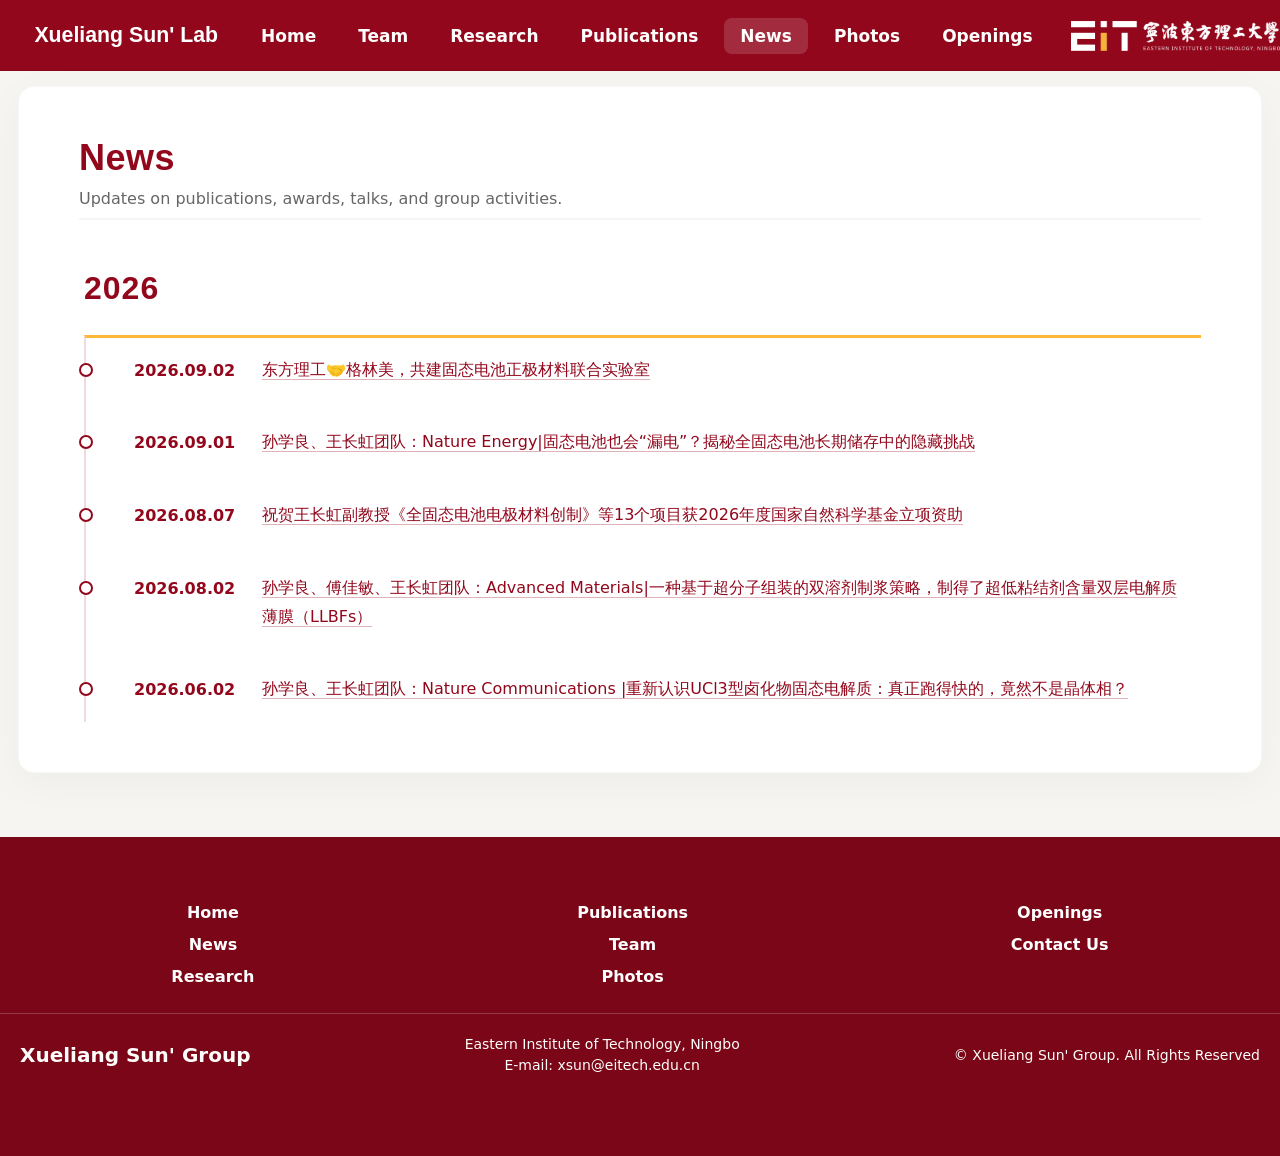
<file: News.html>
<!DOCTYPE html>

<!-- saved from url=(0029)https://zhouphy.com/news.html -->
<html lang="en"><head>
<!-- Static local replica assembled from the user-provided saved page snapshot. --><meta content="text/html; charset=utf-8" http-equiv="Content-Type"/>
<meta content="width=device-width, initial-scale=1" name="viewport"/>
<link href="./assets/css/common.css" rel="stylesheet"/>
<link href="./assets/css/news.css" rel="stylesheet"/>
<link href="assets/news/logo3a.svg" rel="icon" type="image/png"/>
<title>News | Xueliang Sun' Group</title>
</head>
<body>
<header class="site-header">
<div aria-hidden="true" class="top-accent"></div>
<nav aria-label="Primary" class="site-nav">
<a class="logo logo--left" href="index.html">
<img alt="EIT" src="./assets/news/logo3a.svg"/>
</a>
<ul class="nav-list">
<li class="nav-item"><a href="index.html">Home</a></li>
<li class="nav-item"><a href="People.html">Team</a></li>
<li class="nav-item"><a href="Research.html">Research</a></li>
<li class="nav-item"><a href="Publications.html">Publications</a></li>
<li class="nav-item nav-item--active"><a href="News.html">News</a></li>
<li class="nav-item"><a href="Photos.html">Photos</a></li>
<li class="nav-item"><a href="Opening.html">Openings</a></li>
</ul>
<a class="logo logo--right" href="https://www.eitech.edu.cn/">
<img alt="Sun Lab" src="./assets/news/logo3.png"/>
</a>
</nav>
</header>
<main class="news-page">
<div class="news-layout">
<section aria-label="News list" class="newsbox">
<header class="page-header">
<h1 class="page-title">News</h1>
<p class="page-subtitle">Updates on publications, awards, talks, and group activities.</p>
</header>
<div class="breaknewstext"></div>
</section>
</div>
</main>
<footer class="dibu">
<div class="bottom">
<div class="bottomsite">
<div class="bottoms1"><a href="index.html">Home</a><br/><a href="News.html">News</a><br/><a href="Research.html">Research</a></div>
<div class="bottoms2"><a href="Publications.html">Publications</a><br/><a href="People.html">Team</a><br/><a href="Photos.html">Photos</a></div>
<div class="bottoms3"><a href="Opening.html">Openings</a><br/><a href="https://www.imei-eit.com/">Contact Us</a></div>
</div>
<div class="shengming">
<div class="shengming1">Xueliang Sun' Group</div>
<div class="shengming2">
           Eastern Institute of Technology, Ningbo<br/>
          E-mail: xsun@eitech.edu.cn
        </div>
<div class="shengming3">© Xueliang Sun'  Group. All Rights Reserved</div>
</div>
</div>
</footer>
<script defer="" src="./assets/js/site.js"></script>
<script defer="" src="./assets/data/news-data.js"></script><script defer="" src="./assets/js/news-content.js"></script></body><div id="immersive-translate-browser-popup" style="all: initial"><template shadowrootmode="open"><div id="mount" style="display: block;"><div class="immersive-translate-popup-overlay" hidden="" id="immersive-translate-popup-overlay" style="z-index: 2147483647; background-color: rgba(0, 0, 0, 0.5);"><div class="immersive-translate-popup-wrapper" style="position: fixed; top: 50%; left: 50%; transform: translateX(-50%) translateY(-50%);"></div></div></div></template></div></html>
</file>
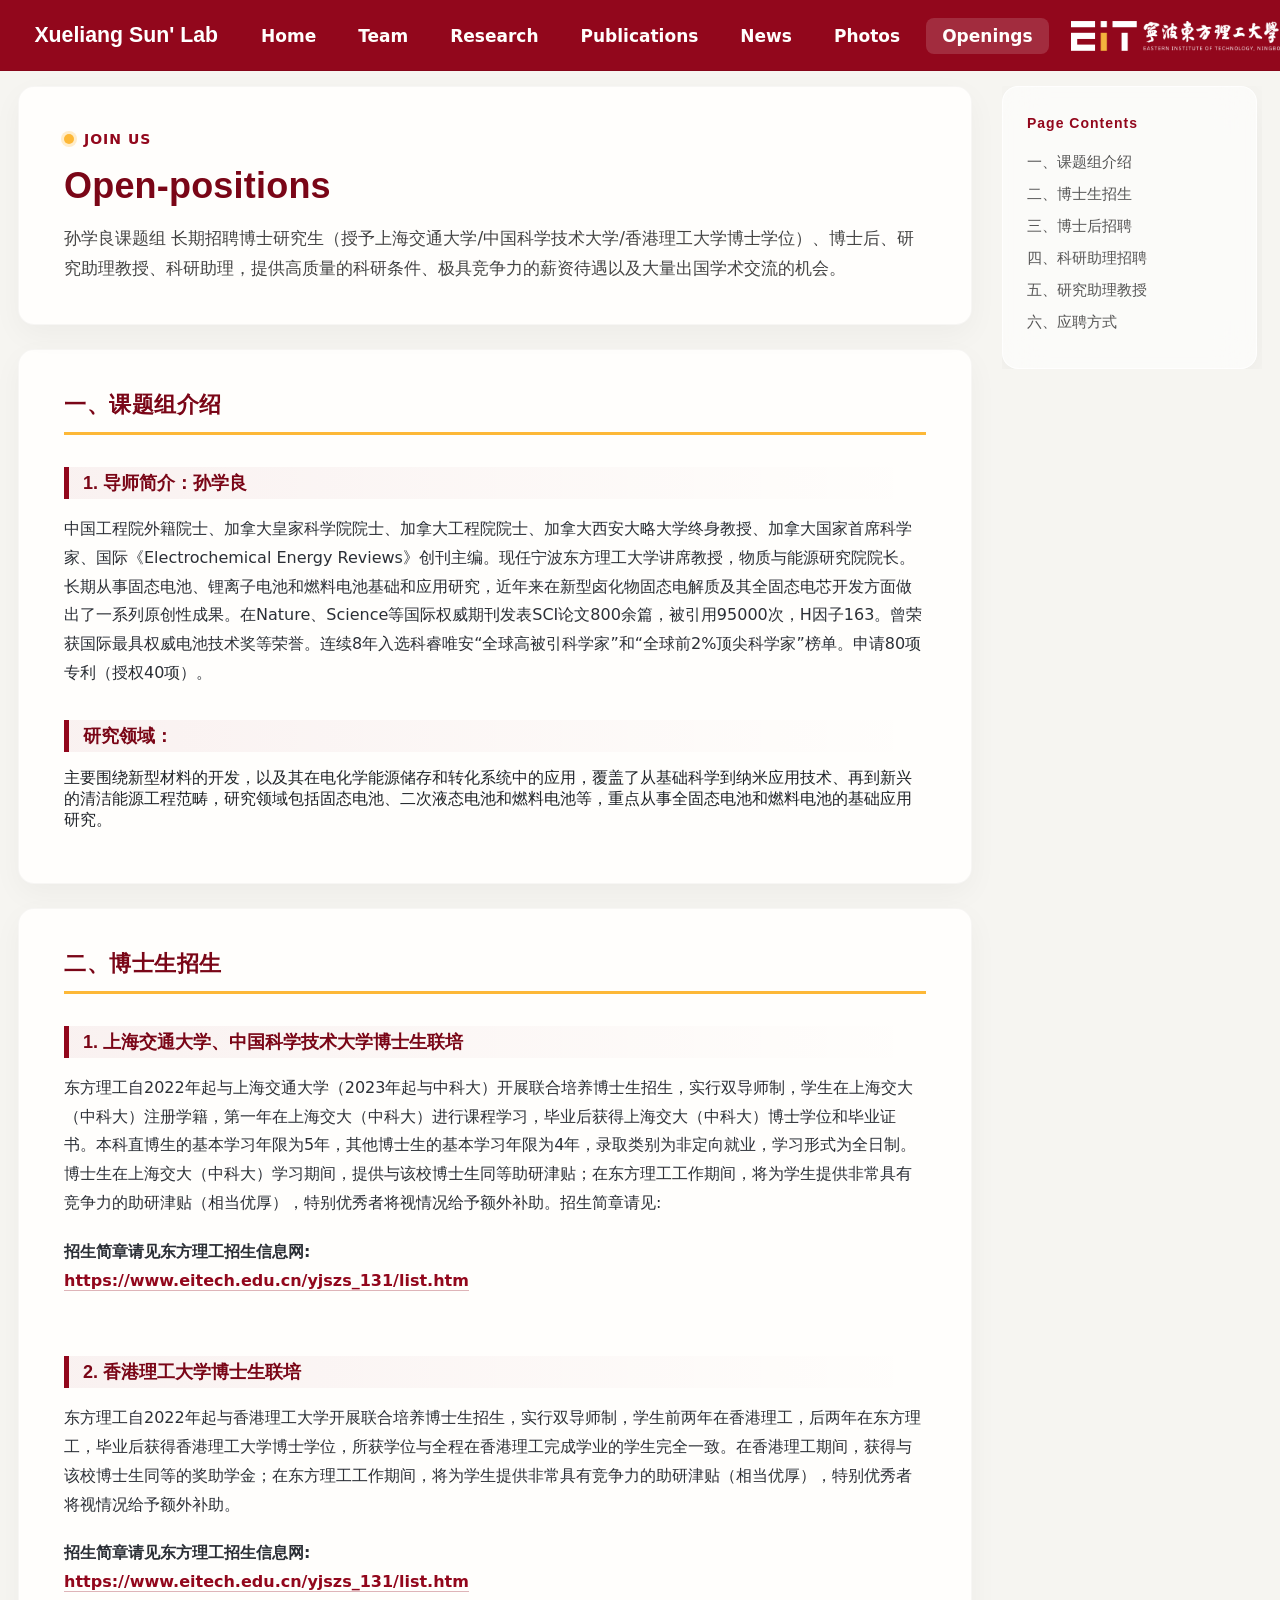
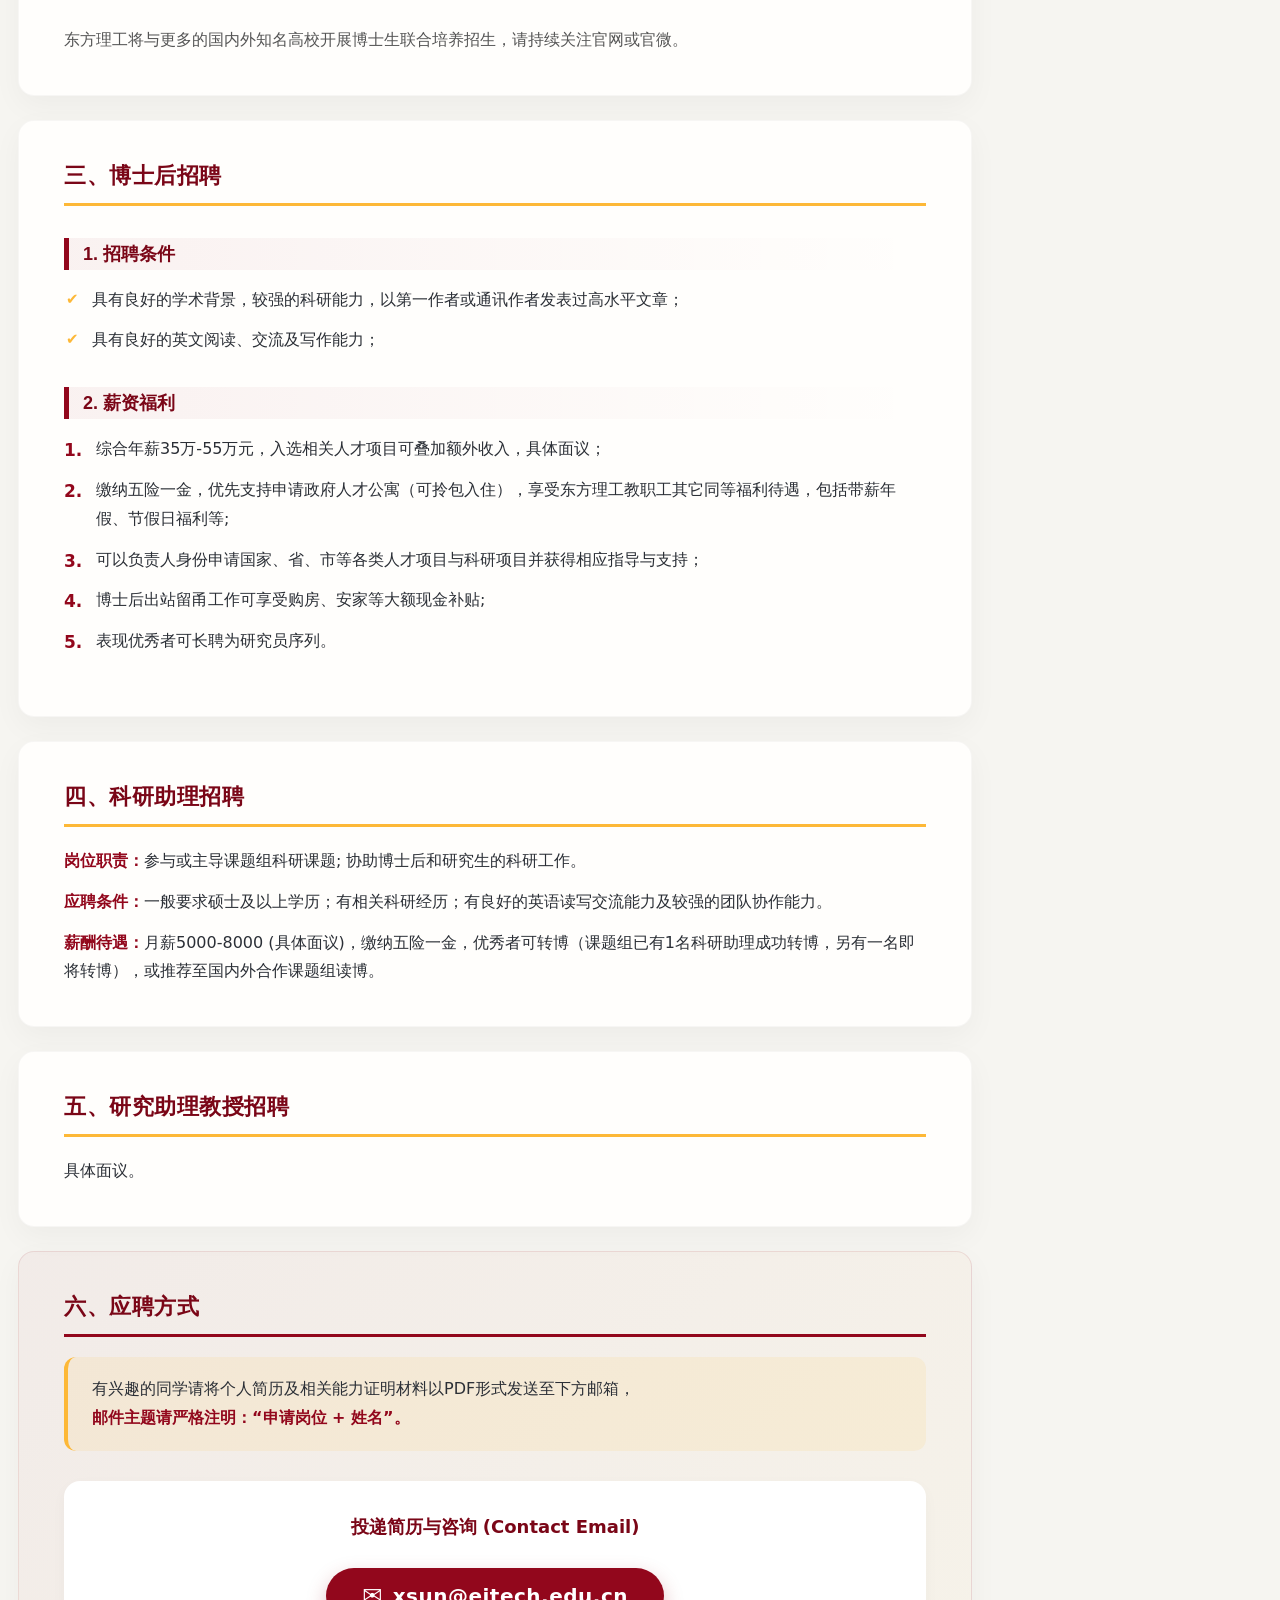
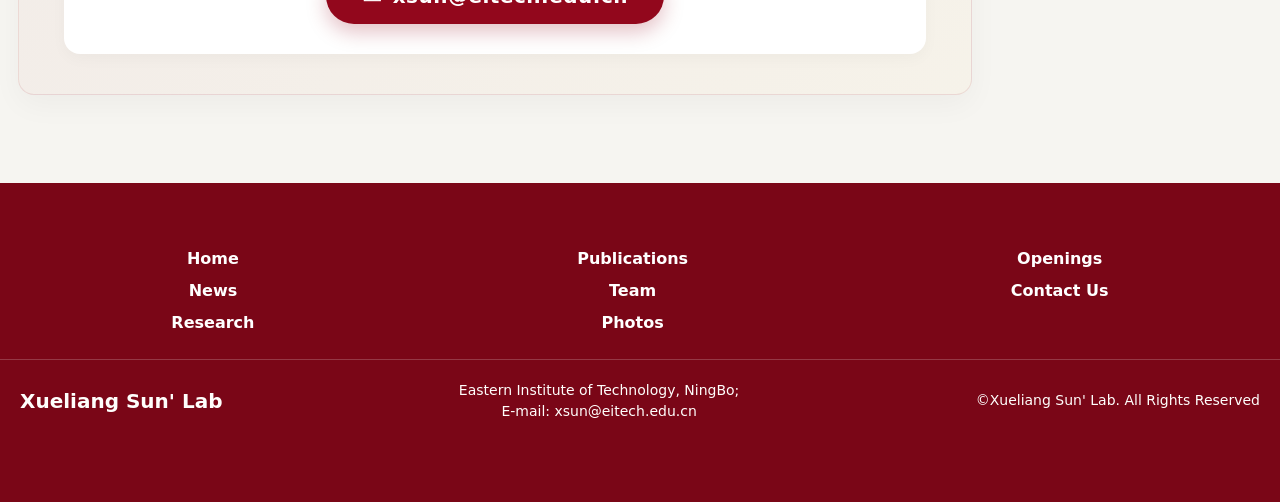
<file: Opening.html>
<!DOCTYPE html>

<!-- saved from url=(0033)https://zhouphy.com/openings.html -->
<html lang="zh-CN"><head>
<!-- Static local replica assembled from the user-provided saved page snapshot. --><meta content="text/html; charset=utf-8" http-equiv="Content-Type"/>
<meta content="width=device-width, initial-scale=1" name="viewport"/>
<title>Open Positions | Xueliang Sun' Lab</title>
<link href="./assets/css/common.css" rel="stylesheet"/>
<link href="./assets/css/opening.css" rel="stylesheet"/>
<link href="assets/opening/logo3a.svg" rel="icon" type="image/png"/>
</head>
<body>
<header class="site-header">
<div aria-hidden="true" class="top-accent"></div>
<nav aria-label="Primary" class="site-nav">
<a class="logo logo--left" href="index.html">
<img alt="EIT" height="40" src="./assets/opening/logo3a.svg"/>
</a>
<ul class="nav-list">
<li class="nav-item"><a href="index.html">Home</a></li>
<li class="nav-item"><a href="People.html">Team</a></li>
<li class="nav-item"><a href="Research.html">Research</a></li>
<li class="nav-item"><a href="Publications.html">Publications</a></li>
<li class="nav-item"><a href="News.html">News</a></li>
<li class="nav-item"><a href="Photos.html">Photos</a></li>
<li class="nav-item nav-item--active"><a href="Opening.html">Openings</a></li>
</ul>
<!-- <button class="menu-toggle" aria-label="Toggle navigation" aria-expanded="false">☰</button> -->
<a class="logo logo--right" href="https://www.eitech.edu.cn/">
<img alt="Sun Lab" height="40" src="./assets/opening/logo3.png"/>
</a>
</nav>
</header>
<main class="open-page">
<div class="open-shell">
<div class="open-main"></div>
<aside aria-label="Page contents" class="open-aside">
<nav aria-label="目录" class="toc">
<p class="toc-title">Page Contents</p>
<ol>
<li><a href="Opening.html#sec1">一、课题组介绍</a></li>
<li><a href="Opening.html#sec2">二、博士生招生</a></li>
<li><a href="Opening.html#sec3">三、博士后招聘</a></li>
<li><a href="Opening.html#sec4">四、科研助理招聘</a></li>
<li><a href="Opening.html#sec5">五、研究助理教授</a></li>
<li><a href="Opening.html#sec6">六、应聘方式</a></li>
</ol>
</nav>
</aside>
</div>
</main>
<footer class="dibu">
<div class="bottom1">
<div class="bottomsite">
<div class="bottoms1"><a href="index.html">Home</a><br/><a href="News.html">News</a><br/><a href="Research.html">Research</a></div>
<div class="bottoms2"><a href="Publications.html">Publications</a><br/><a href="People.html">Team</a><br/><a href="Photos.html">Photos</a><br/></div>
<div class="bottoms3"><a href="Opening.html">Openings</a><br/><a href="https://www.imei-eit.com/">Contact Us</a></div>
</div>
<div class="shengming">
<div class="shengming1">Xueliang Sun' Lab</div>
<div class="shengming2">
           Eastern Institute of Technology, NingBo;
          <br/>
          E-mail: xsun@eitech.edu.cn
        </div>
<div class="shengming3">©Xueliang Sun' Lab. All Rights Reserved</div>
</div>
</div>
</footer>
<!-- -->
<script defer="" src="./assets/js/site.js"></script>
<script defer="" src="./assets/data/openings-data.js"></script><script defer="" src="./assets/js/openings-content.js"></script></body><div id="immersive-translate-browser-popup" style="all: initial"><template shadowrootmode="open"><div id="mount" style="display: block;"><div class="immersive-translate-popup-overlay" hidden="" id="immersive-translate-popup-overlay" style="z-index: 2147483647; background-color: rgba(0, 0, 0, 0.5);"><div class="immersive-translate-popup-wrapper" style="position: fixed; top: 50%; left: 50%; transform: translateX(-50%) translateY(-50%);"></div></div></div></template></div></html>
</file>
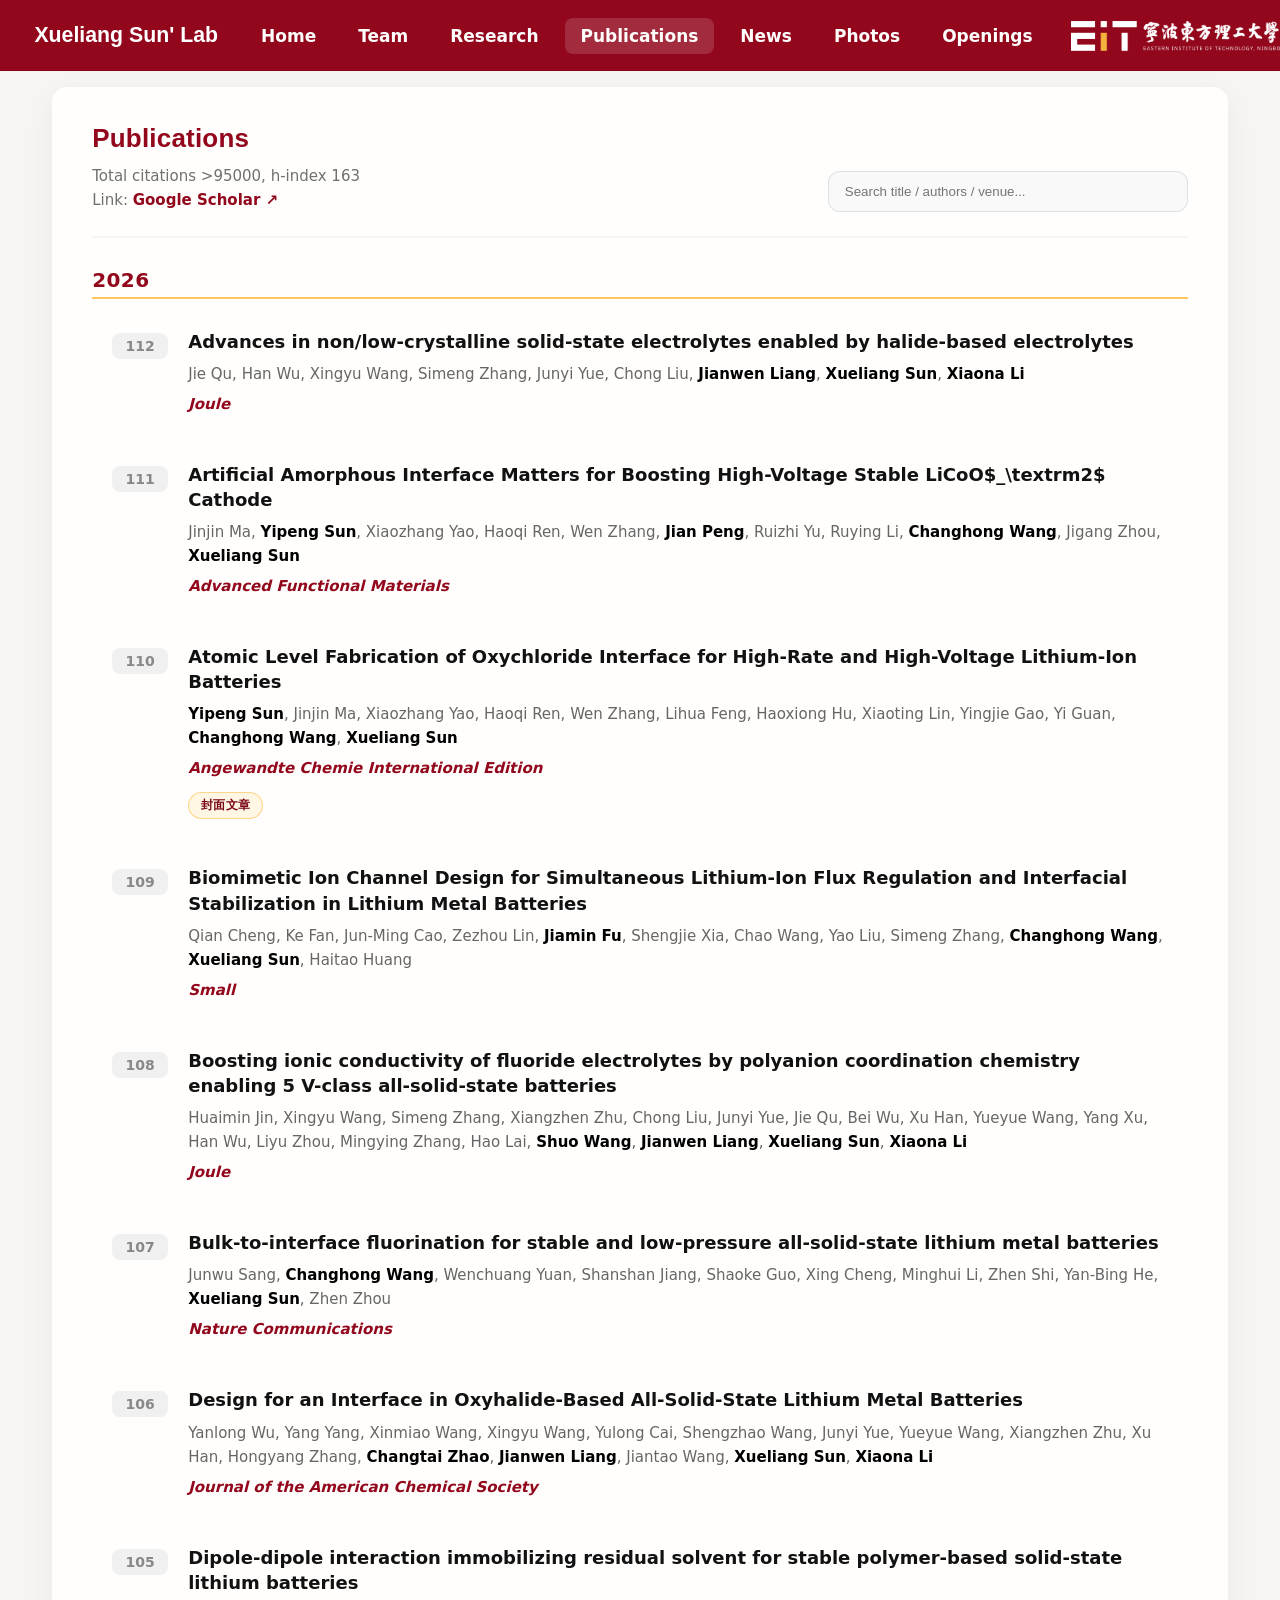
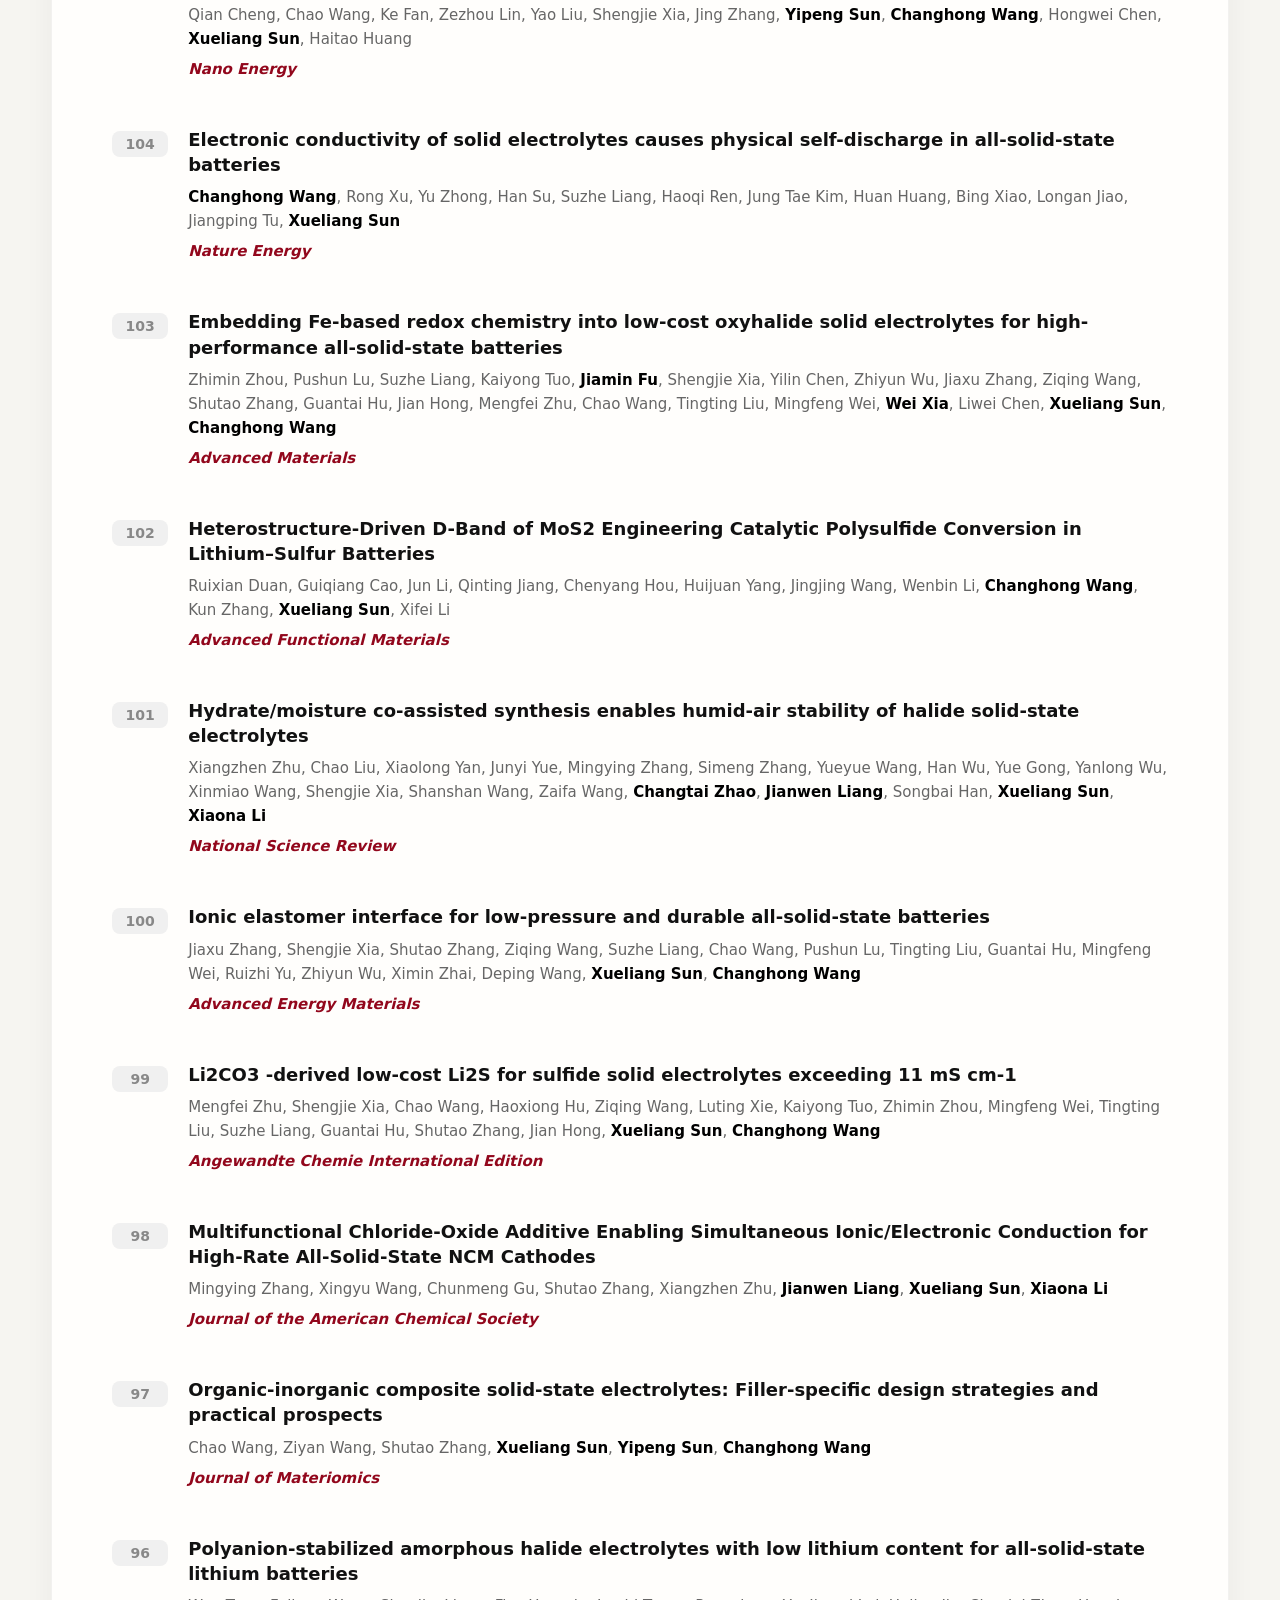
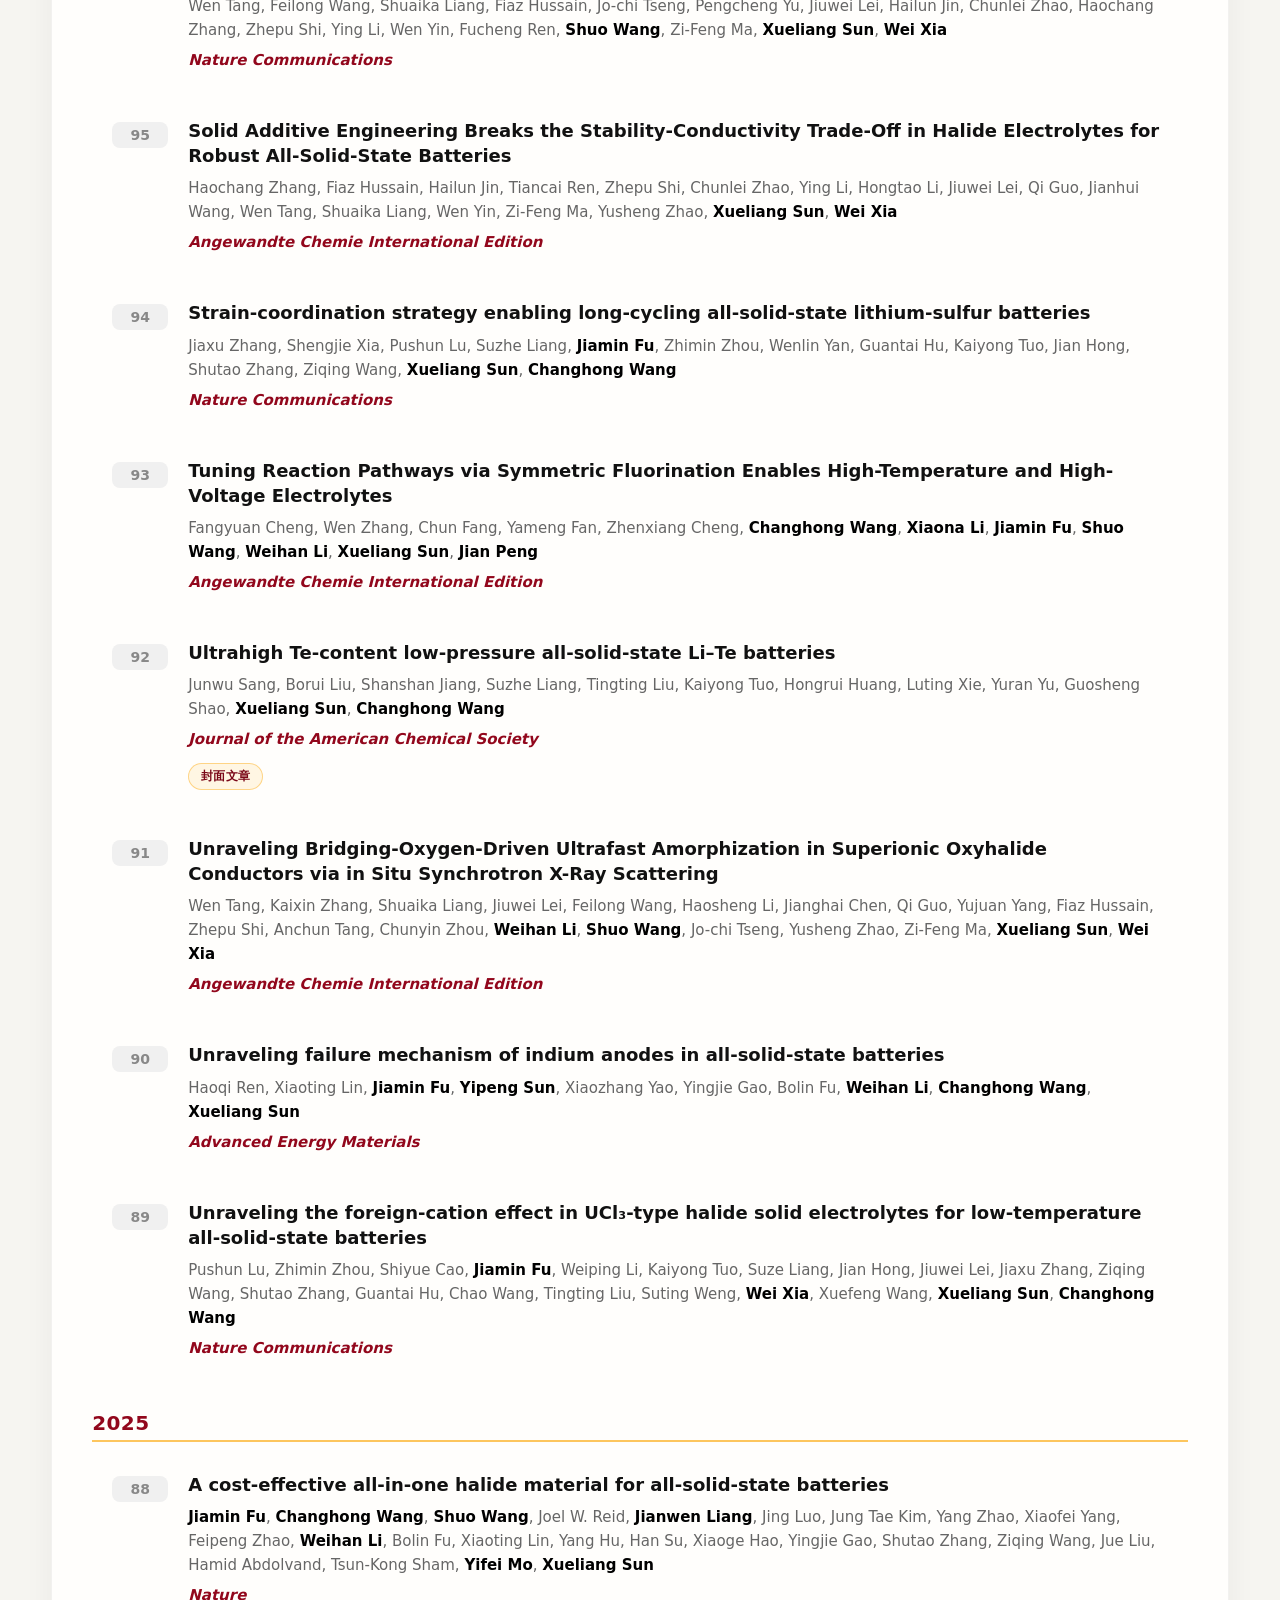
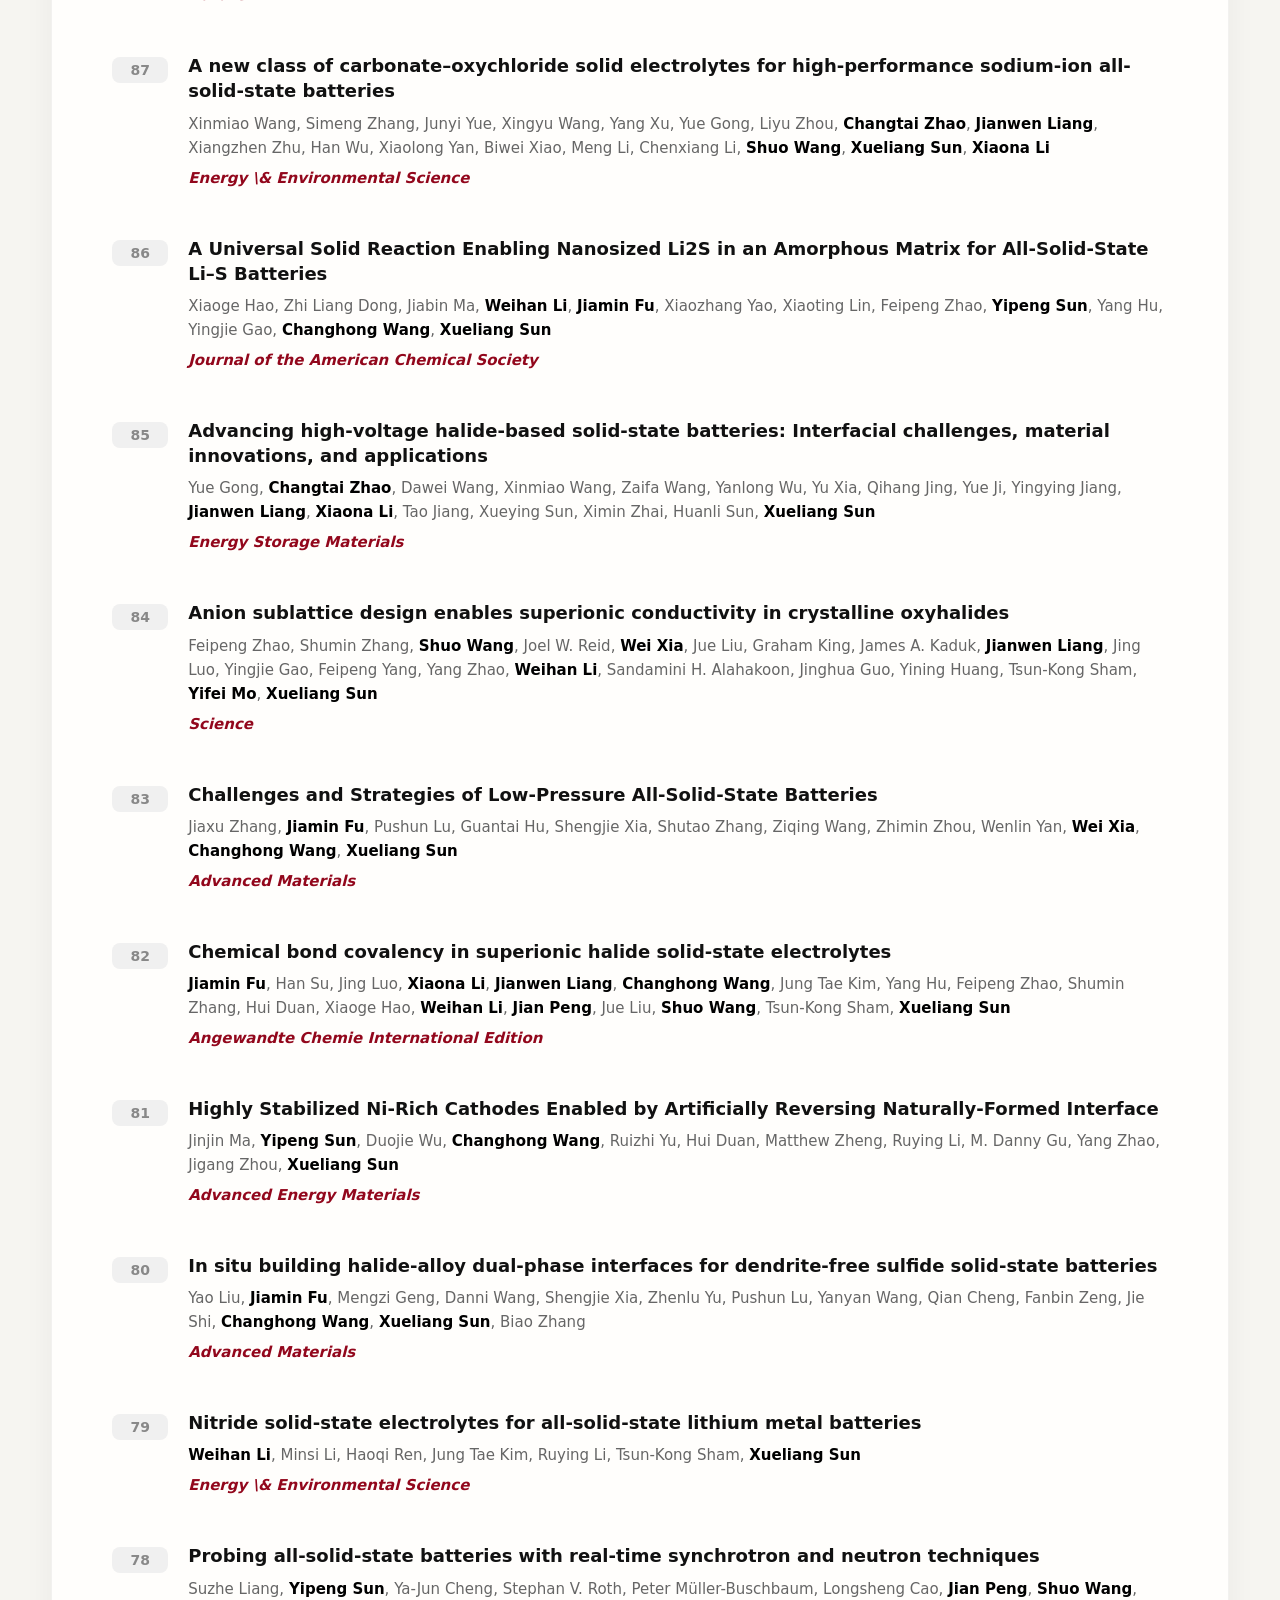
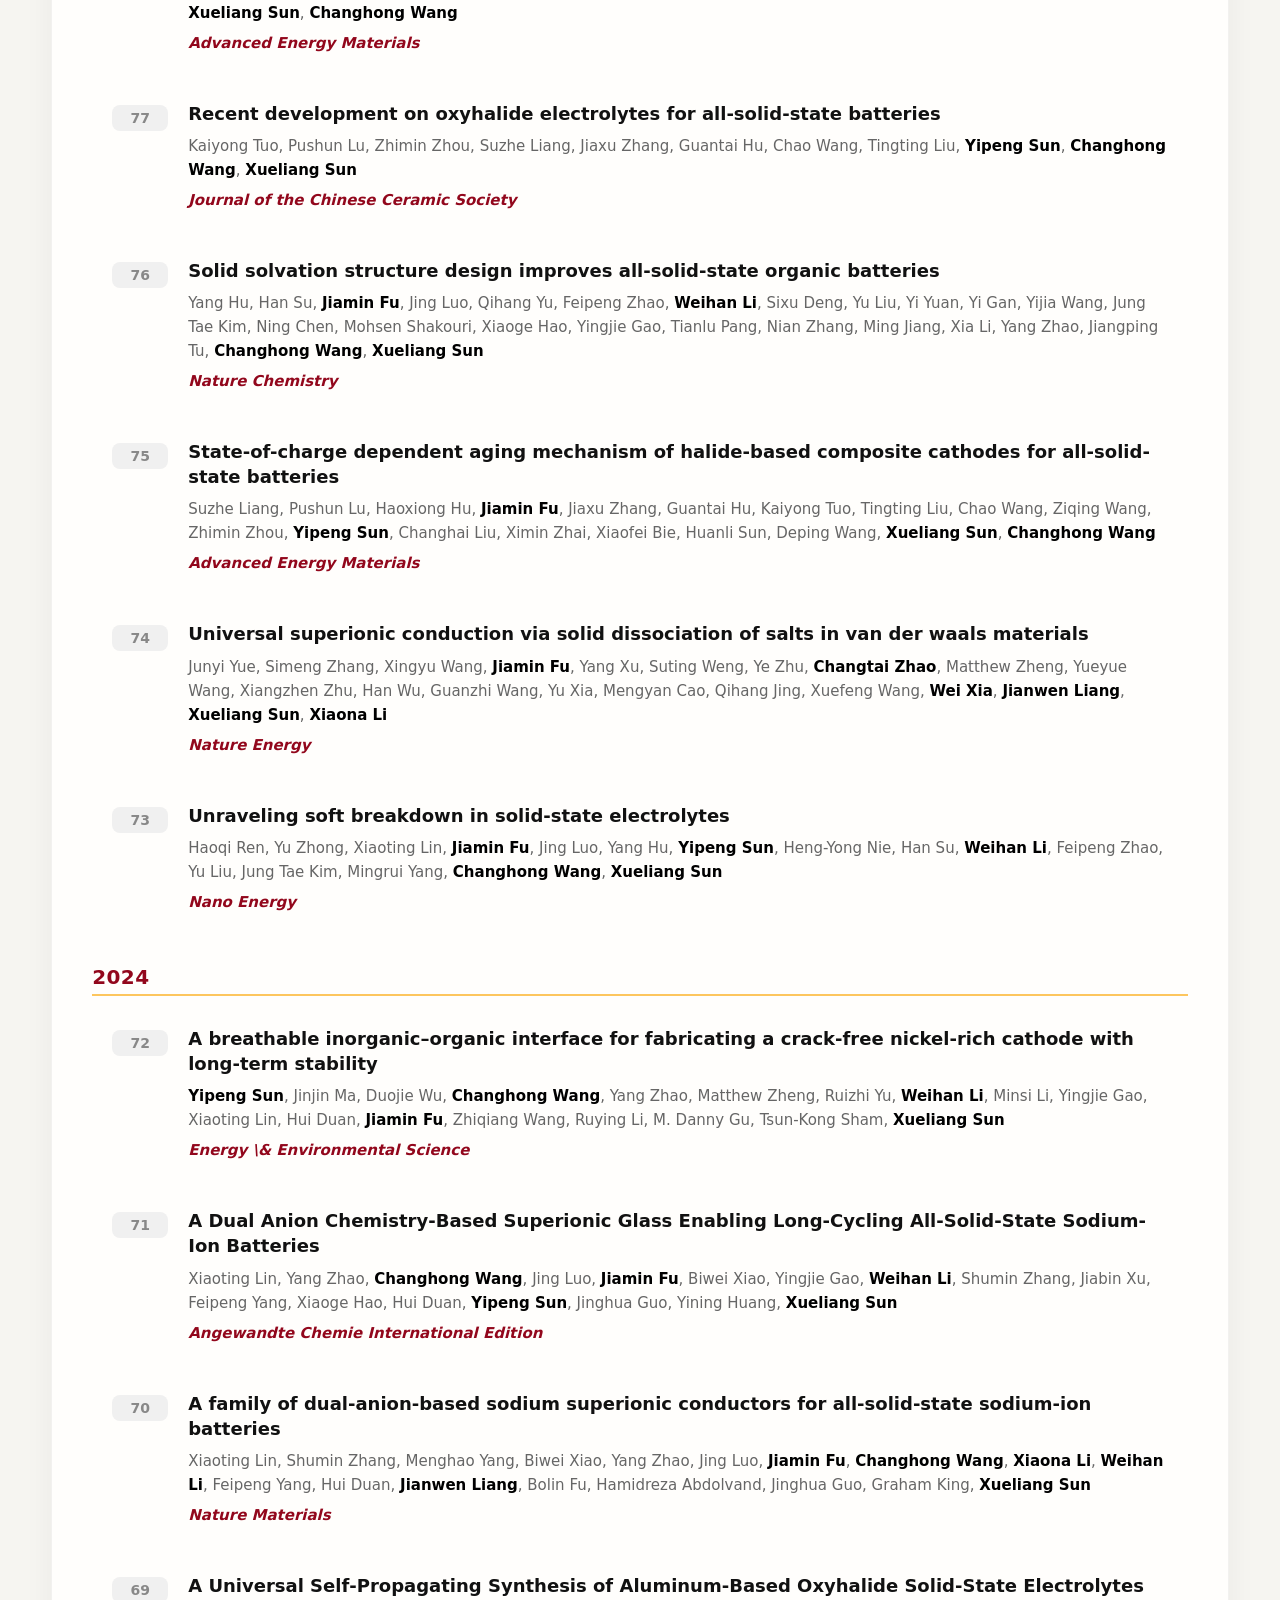
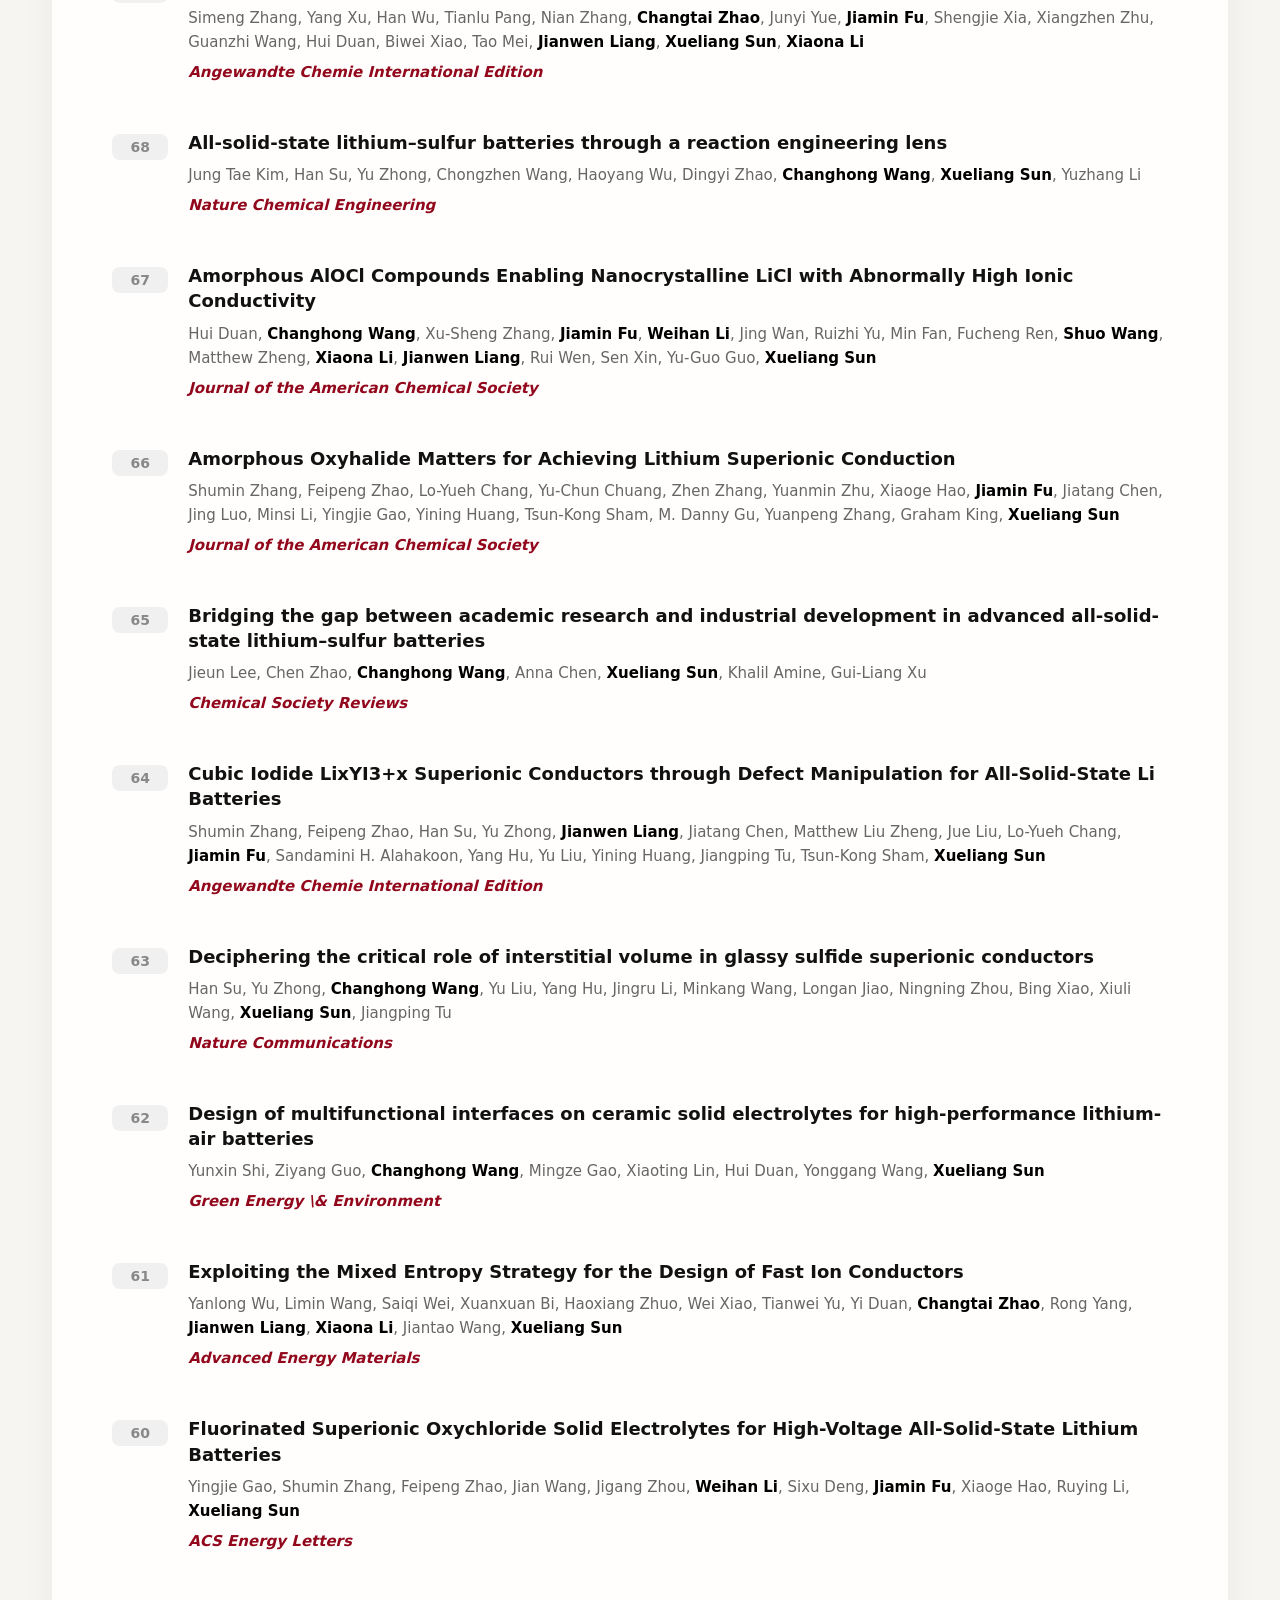
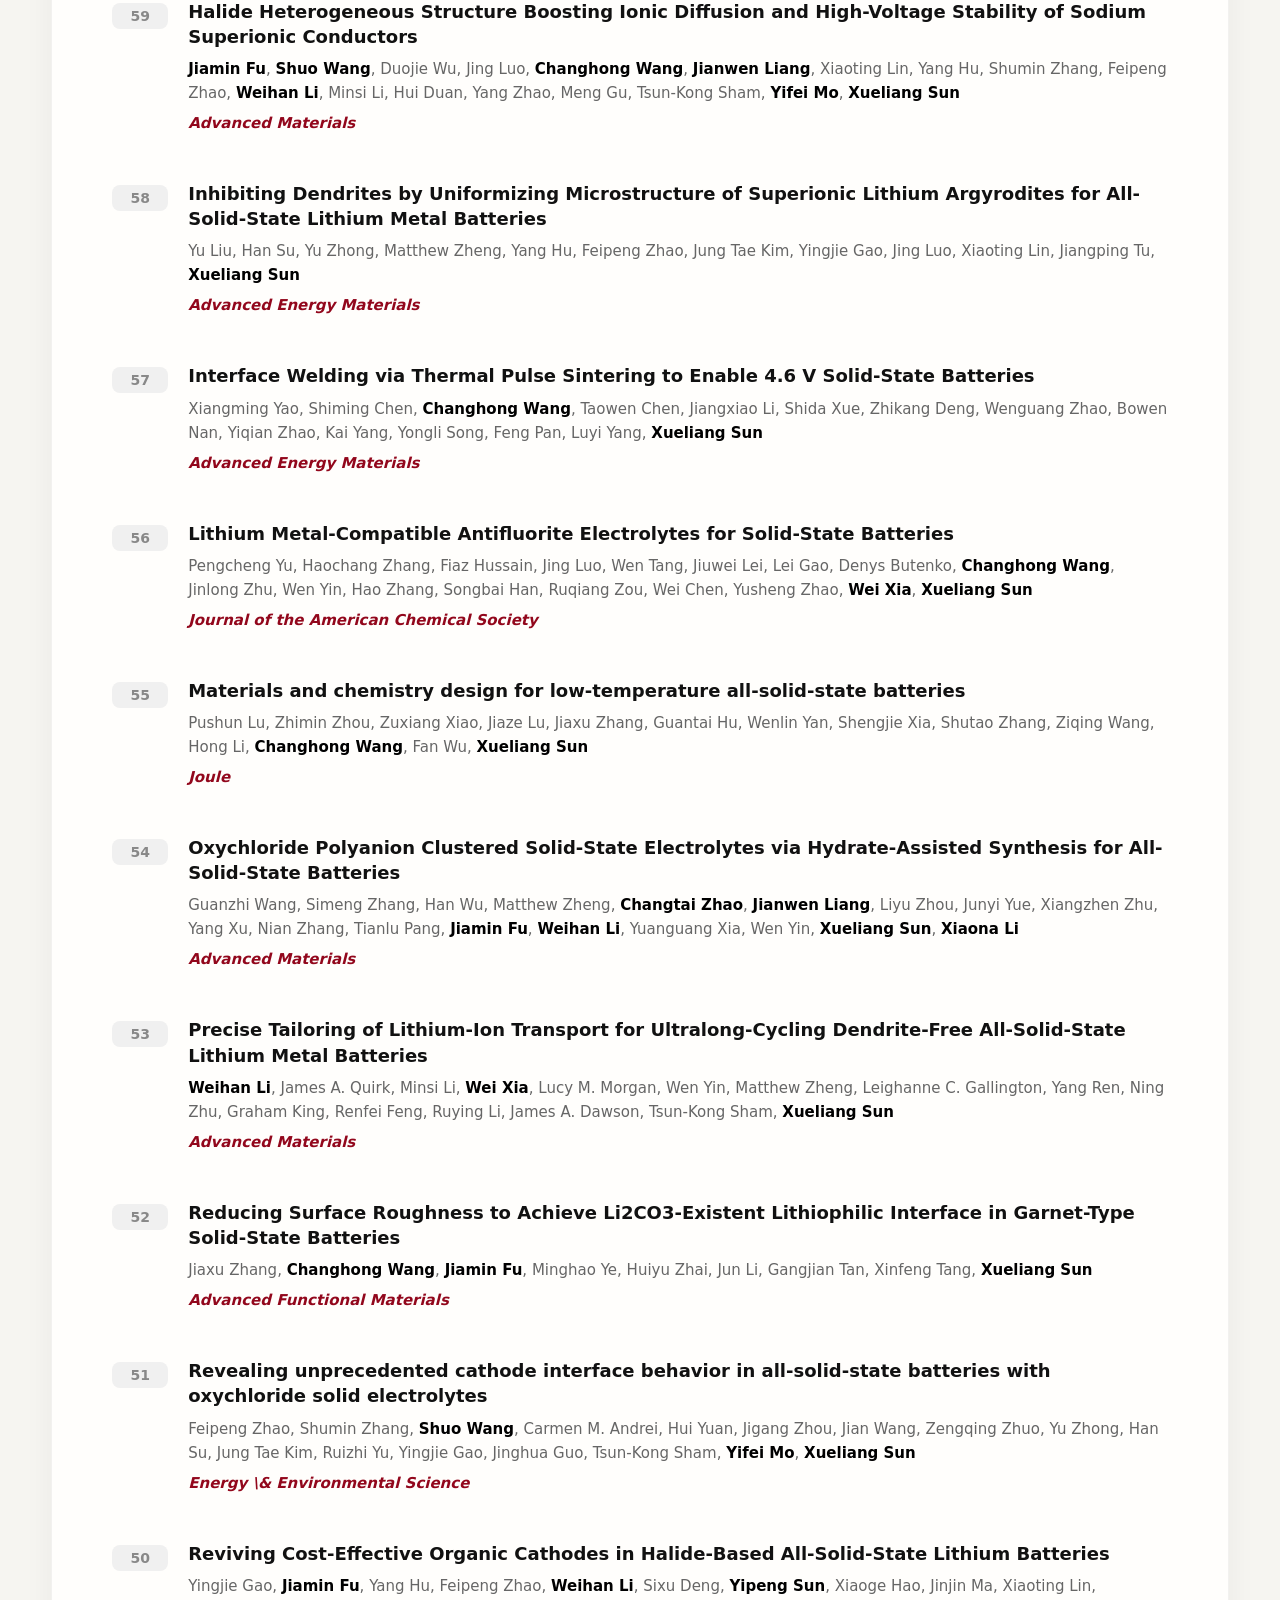
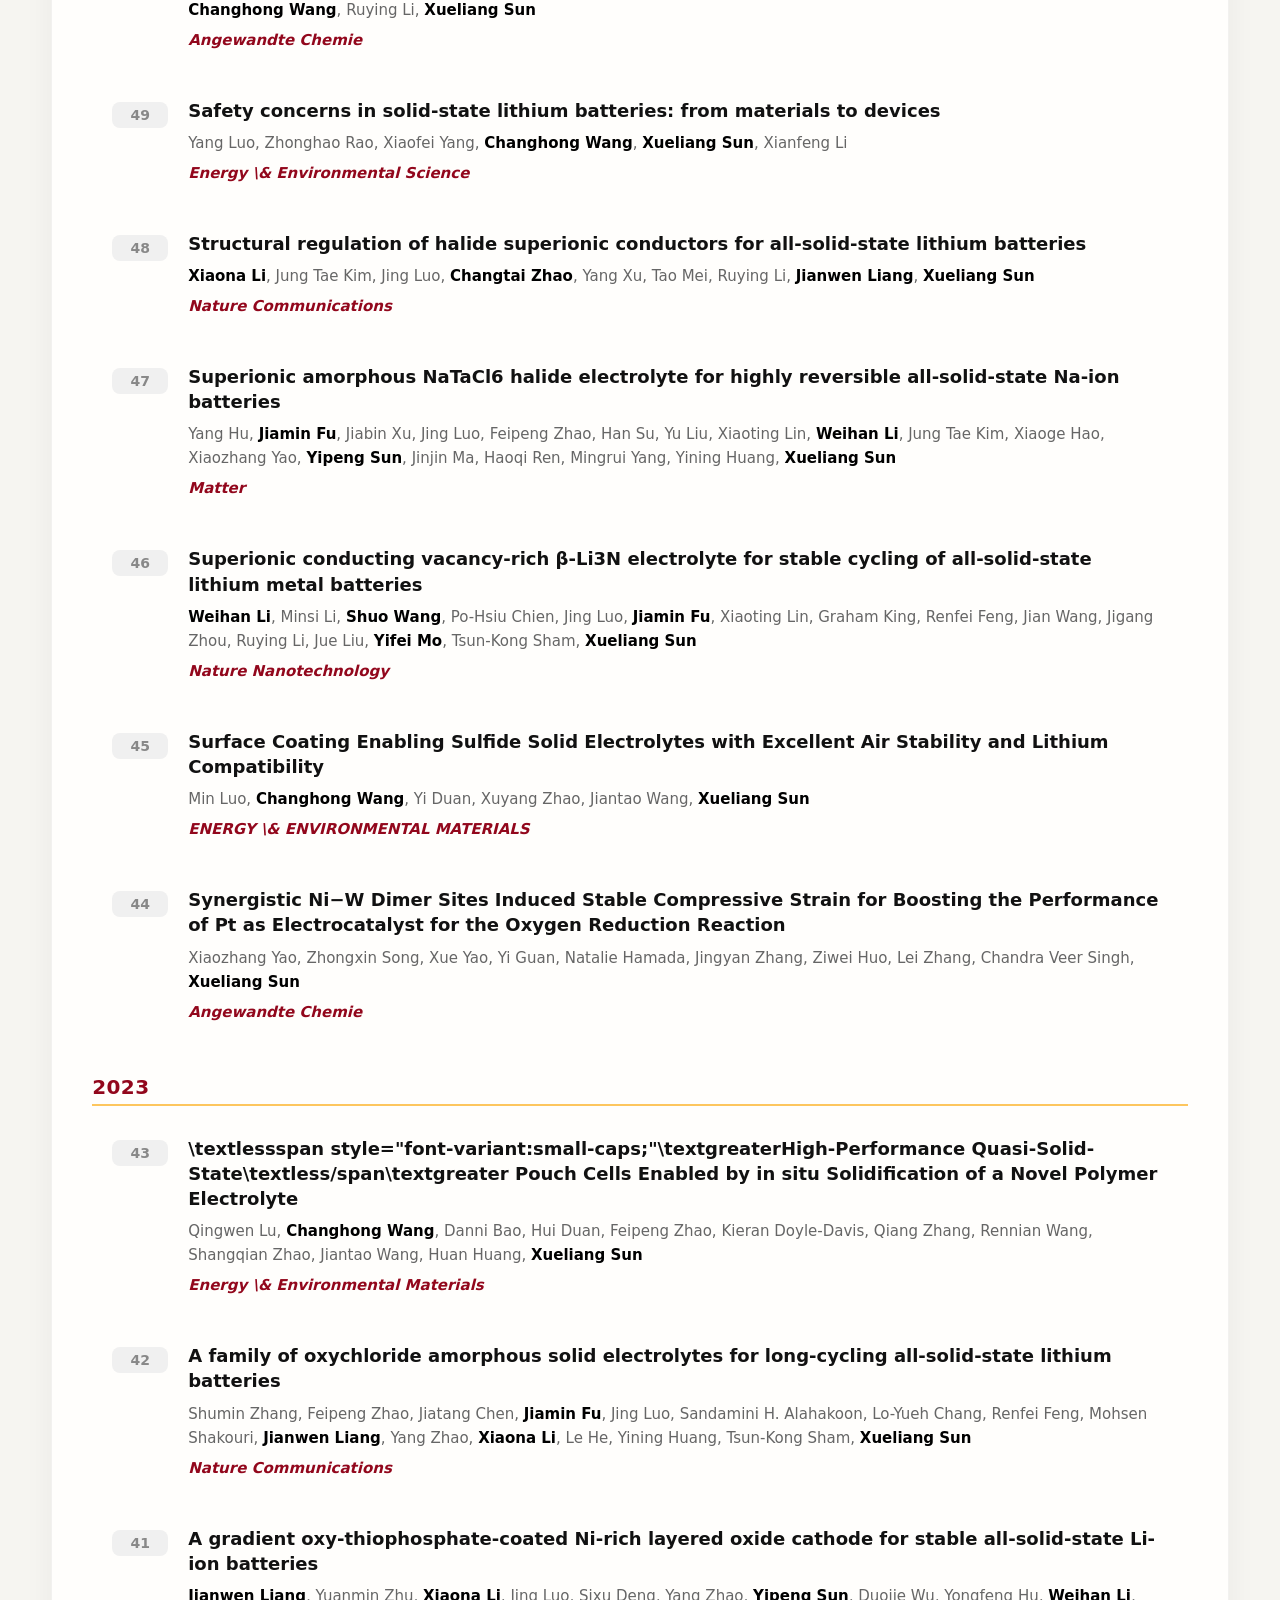
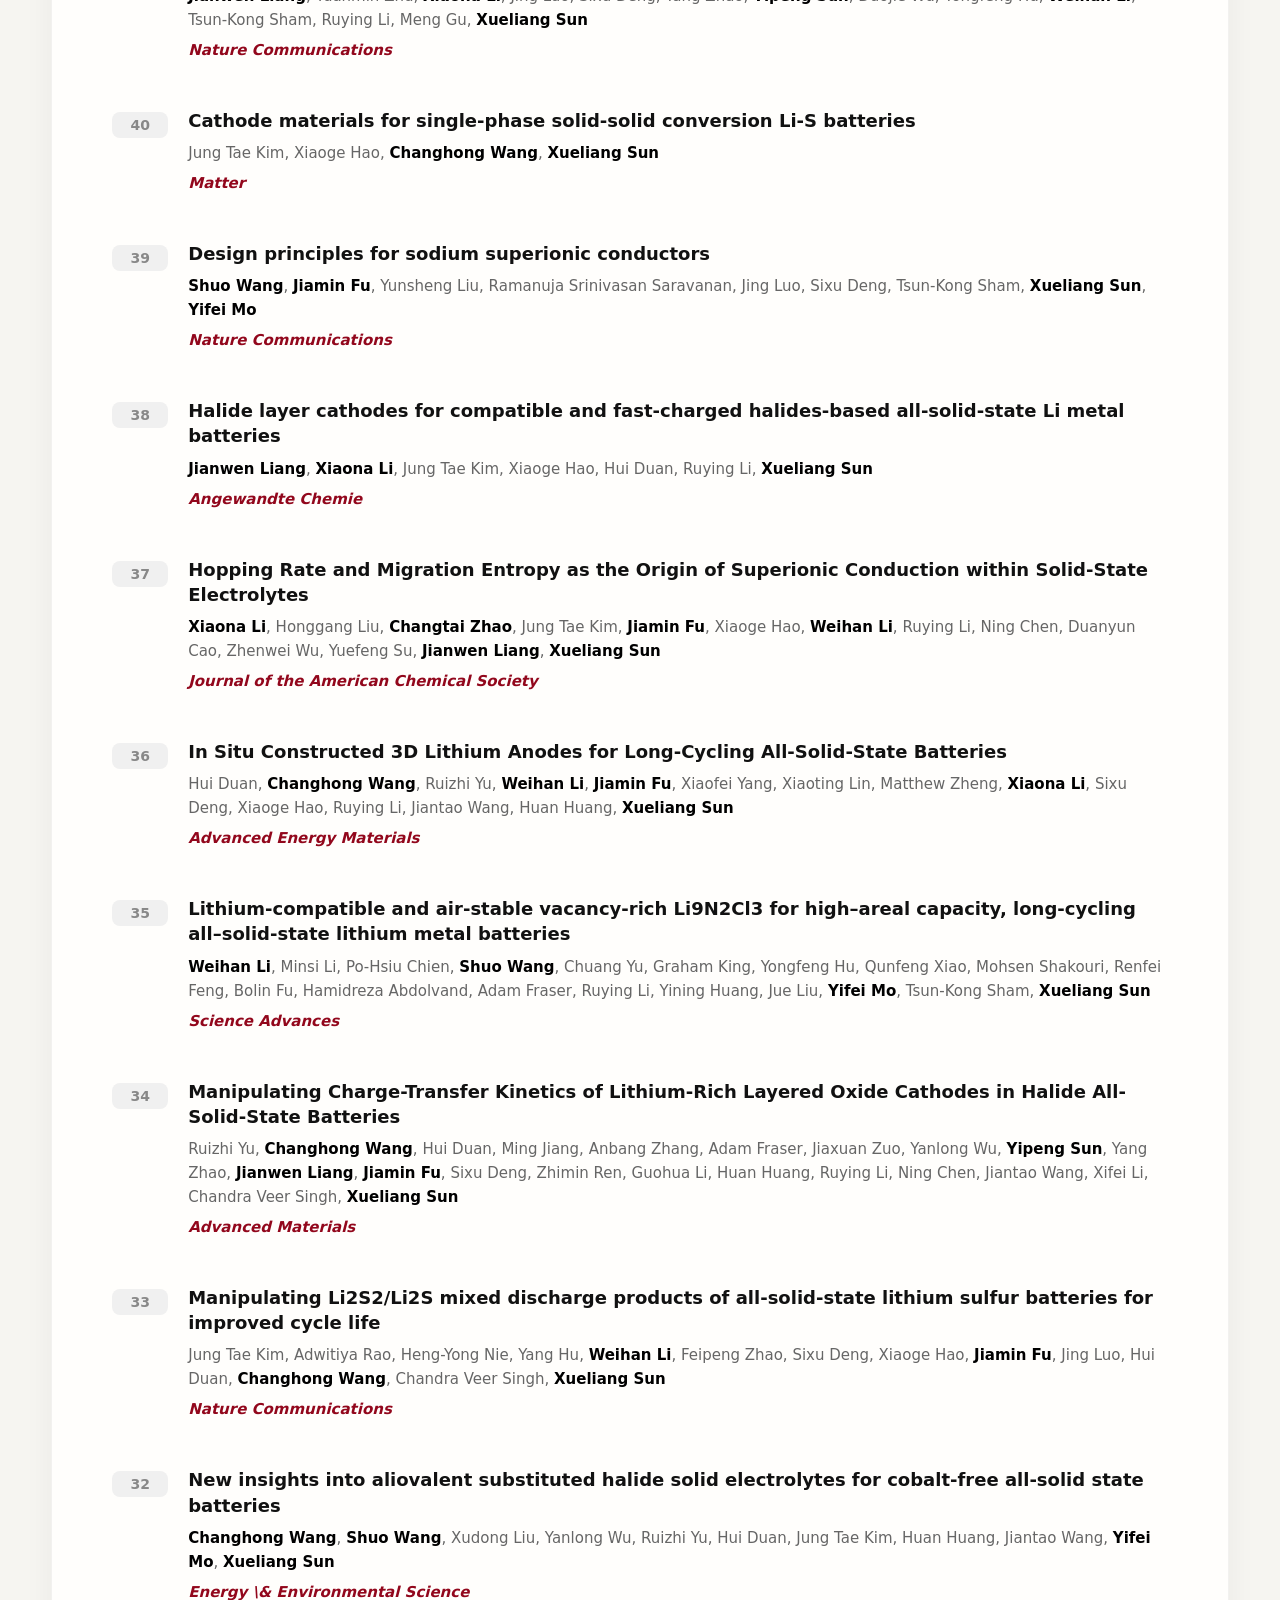
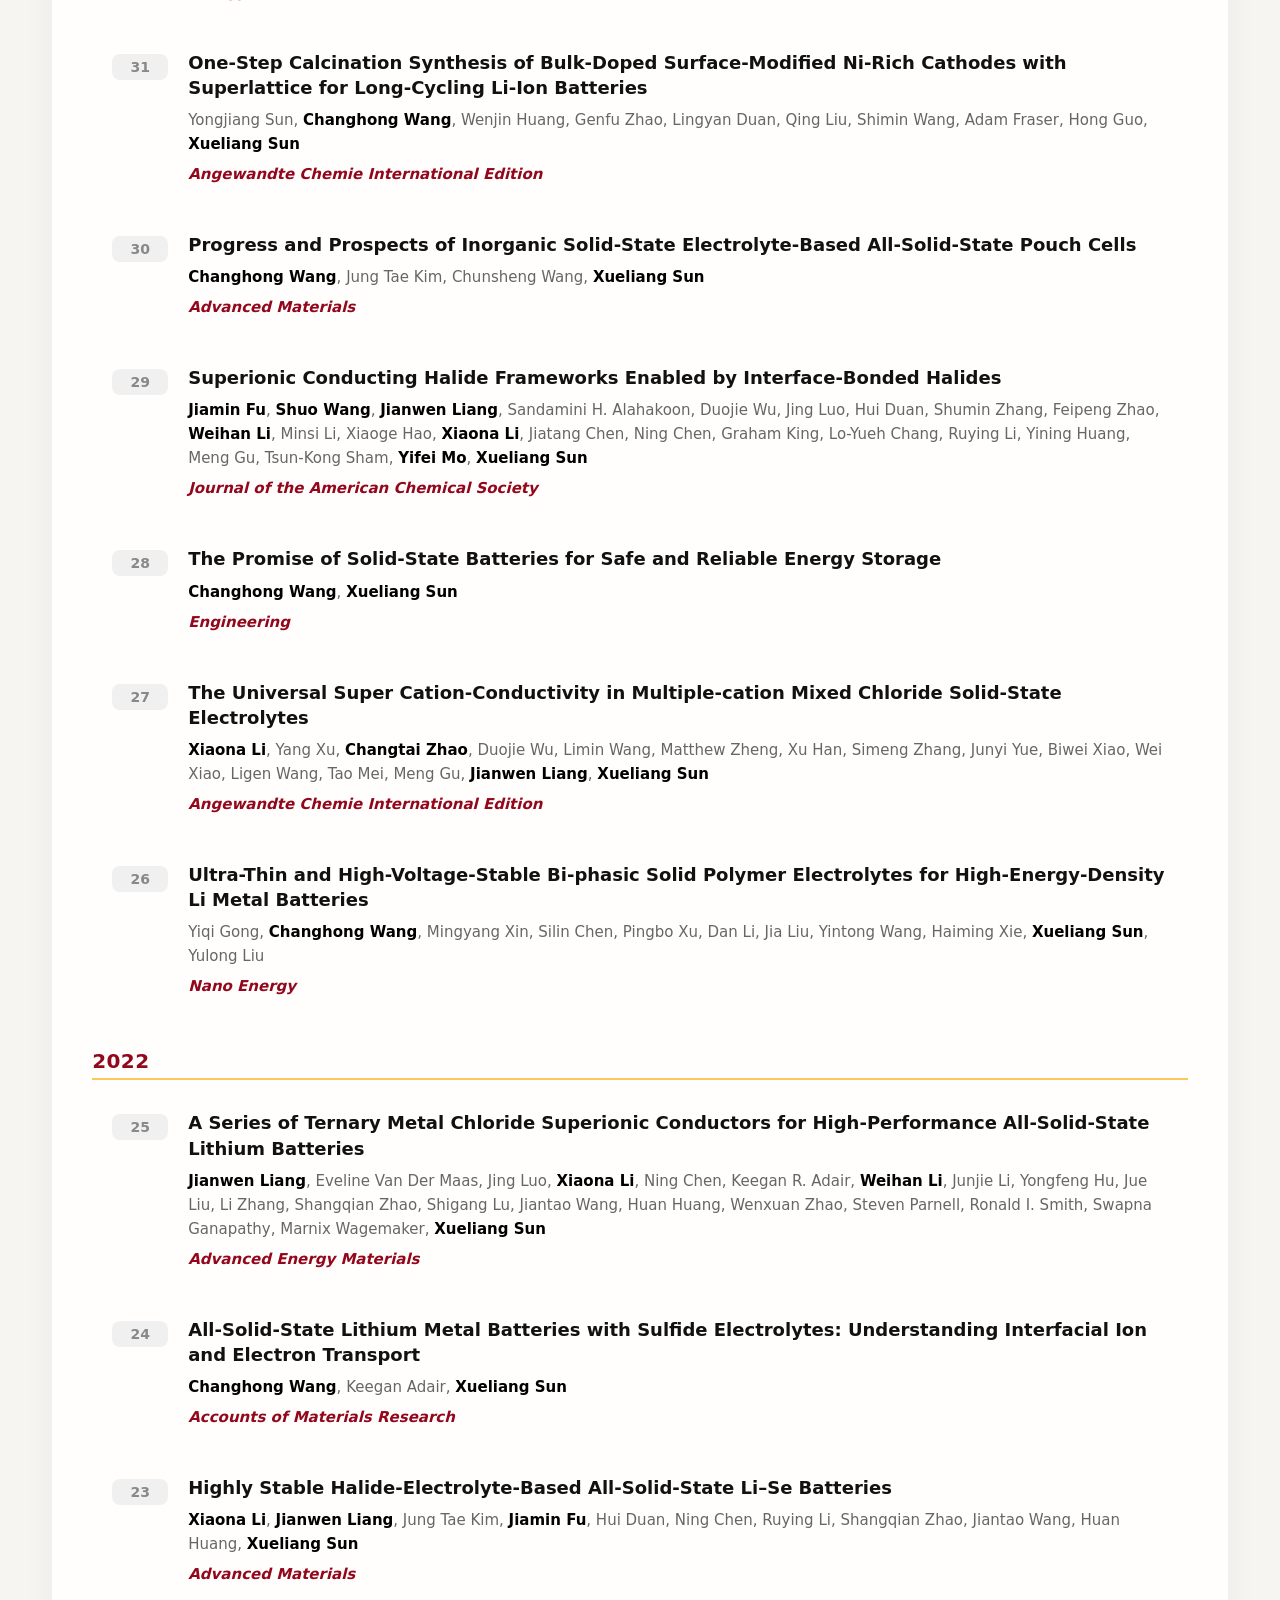
<file: Publications.html>
<!DOCTYPE html>
<!-- saved from url=(0037)https://zhouphy.com/publications.html -->
<html lang="en"><head>
<!-- Static local replica assembled from the user-provided saved page snapshot. --><meta http-equiv="Content-Type" content="text/html; charset=UTF-8">
  
  <meta name="viewport" content="width=device-width, initial-scale=1">
  <title>Publications | Xueliang Sun' Lab</title>

  <link rel="stylesheet" href="./assets/css/common.css">
  <link rel="stylesheet" href="./assets/css/publications.css">
   <link rel="icon" href="assets/publications/logo3a.svg" type="image/png">

  
</head>

<body>
  <header class="site-header">
    <div class="top-accent" aria-hidden="true"></div>
    <nav class="site-nav" aria-label="Primary">
      <a class="logo logo--left" href="index.html">
        <img src="./assets/publications/logo3a.svg" height="40" alt="EIT">
      </a>
      <ul class="nav-list">
        <li class="nav-item"><a href="index.html">Home</a></li>
        <li class="nav-item"><a href="People.html">Team</a></li>
        <li class="nav-item"><a href="Research.html">Research</a></li>
        <li class="nav-item nav-item--active"><a href="Publications.html">Publications</a></li>
        <li class="nav-item"><a href="News.html">News</a></li>
        <li class="nav-item"><a href="Photos.html">Photos</a></li>
        <li class="nav-item"><a href="Opening.html">Openings</a></li>
      </ul>
      <a class="logo logo--right" href="https://www.eitech.edu.cn/">
        <img src="./assets/publications/logo3.png" height="40" alt="Sun Lab">
      </a>
    </nav>
  </header>

  <main class="pub-page" aria-label="Publications">
    <section class="pub-card">
      <div class="pub-top">
        <div>
          <h1>Publications</h1>
          <div style="font-size: 15px; color: var(--muted); line-height: 1.6;">
            Total citations &gt;95000, h-index 163 <br>
            Link: <a href="https://scholar.google.com/citations?user=hhCv-a0AAAAJ" target="_blank" style="color: var(--primary); font-weight: bold; text-decoration: none;">Google Scholar ↗</a>
          </div>
        </div>

        <div class="pub-tools">
          <input id="pubSearch" class="pub-search" type="search" placeholder="Search title / authors / venue..." aria-label="Search publications">
        </div>
      </div>

      <div id="pubRoot" aria-live="polite">
          
        
         
        </div>
    </section>
  </main>

  <footer class="dibu">
    <div class="bottom">
      <div class="bottomsite">
        <div class="bottoms1">
          <a href="index.html">Home</a><br>
          <a href="News.html">News</a><br>
          <a href="Research.html">Research</a>
        </div>
        <div class="bottoms2">
          <a href="Publications.html">Publications</a><br>
          <a href="People.html">Team</a><br>
          <a href="Photos.html">Photos</a>
        </div>
        <div class="bottoms3">
          <a href="Opening.html">Openings</a><br>
          <a href="https://www.imei-eit.com/">Contact Us</a>
        </div>
      </div>

      <div class="shengming">
        <div class="shengming1">Xueliang Sun' Lab</div>
        <div class="shengming2">
           Eastern Institute of Technology, NingBo;<br>
          E-mail: xsun@eitech.edu.cn
        </div>
        <div class="shengming3">©Xueliang Sun' Lab. All Rights Reserved</div>
      </div>
    </div>
  </footer>

  <script src="./assets/js/site.js" defer></script>
  <script src="./assets/data/publications-data.js" defer></script>
  <script src="./assets/js/publications.js" defer></script>
</body><div id="immersive-translate-browser-popup" style="all: initial"><template shadowrootmode="open"><div id="mount" style="display: block;"><div hidden="" id="immersive-translate-popup-overlay" class="immersive-translate-popup-overlay" style="z-index: 2147483647; background-color: rgba(0, 0, 0, 0.5);"><div class="immersive-translate-popup-wrapper" style="position: fixed; top: 50%; left: 50%; transform: translateX(-50%) translateY(-50%);"></div></div></div></template></div></html>
</file>
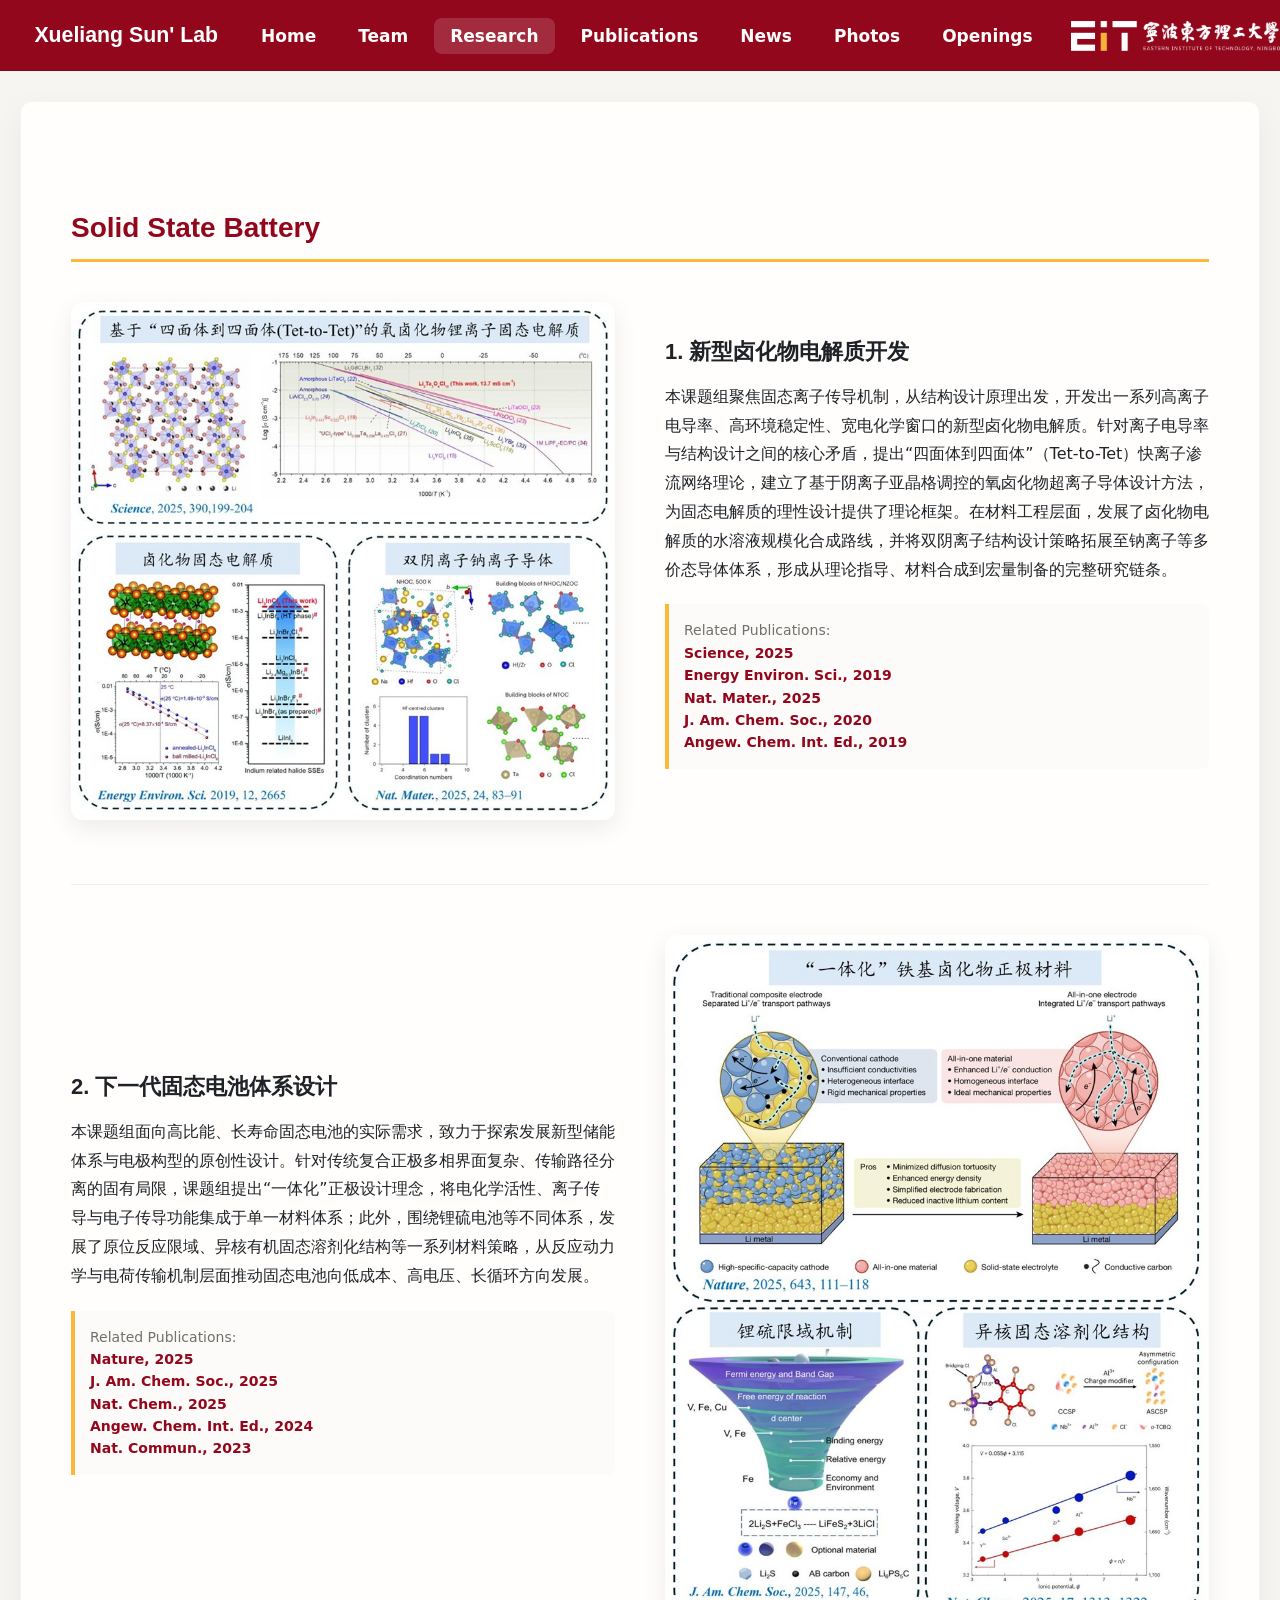
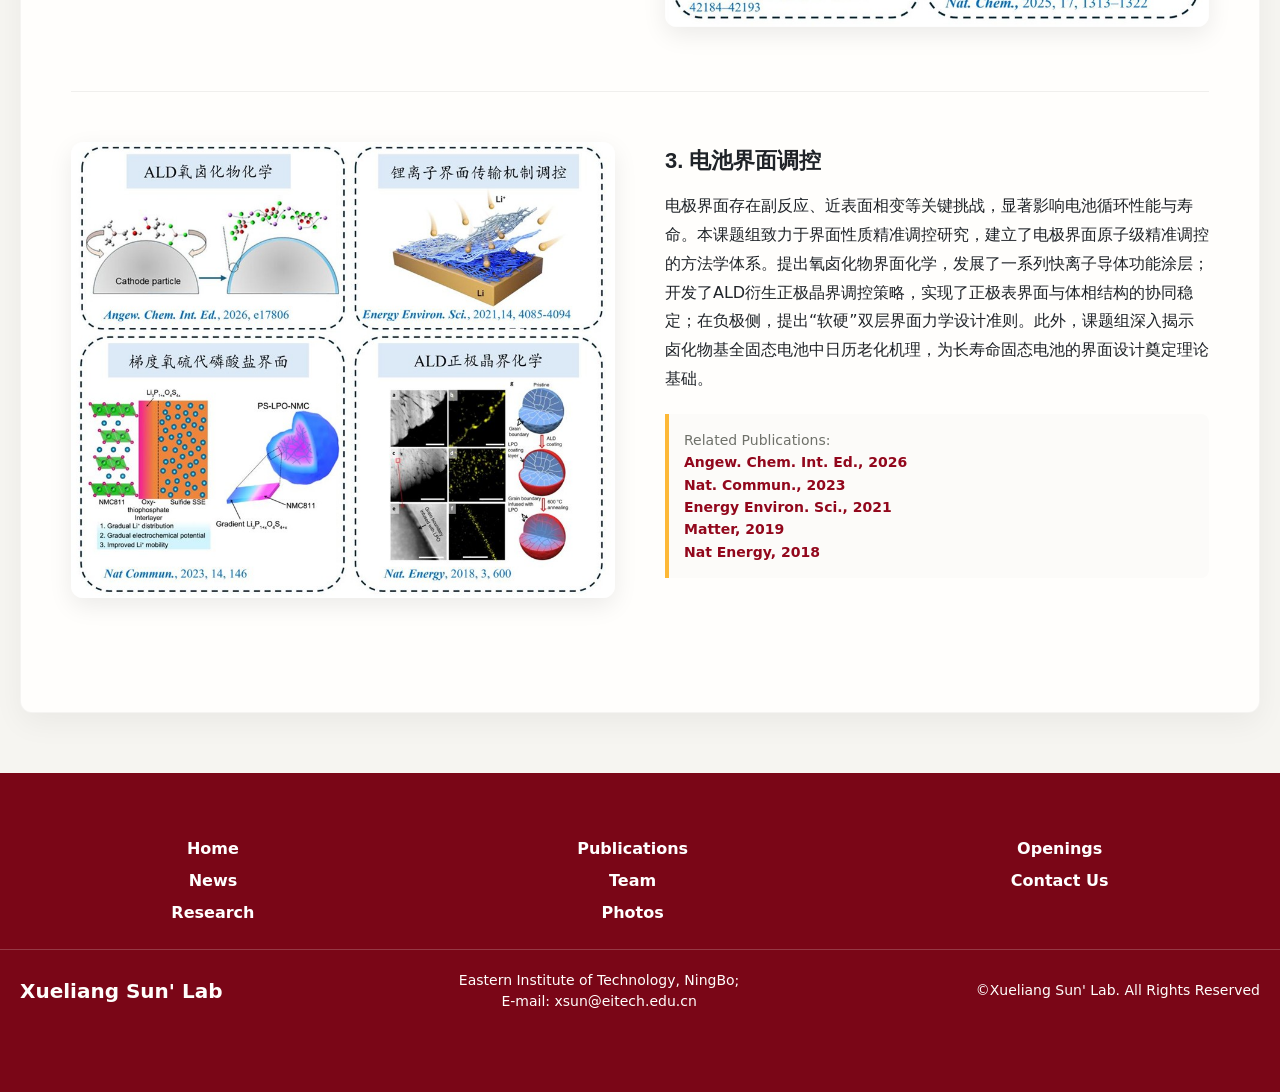
<file: Research.html>
<!DOCTYPE html>

<!-- saved from url=(0033)https://zhouphy.com/research.html -->
<html lang="en"><head>
<!-- Static local replica assembled from the user-provided saved page snapshot. --><meta content="text/html; charset=utf-8" http-equiv="Content-Type"/>
<meta content="width=device-width, initial-scale=1" name="viewport"/>
<title>Research | Prof. Xueliang Sun's Research Group</title>
<link href="./assets/css/common.css" rel="stylesheet"/>
<link href="./assets/css/research.css" rel="stylesheet"/>
<link href="assets/research/logo3a.svg" rel="icon" type="image/png"/>
</head>
<body>
<header class="site-header">
<div aria-hidden="true" class="top-accent"></div>
<nav aria-label="Primary" class="site-nav">
<a class="logo logo--left" href="index.html">
<img alt="logo_left" height="40" src="./assets/research/logo3a.svg"/>
</a>
<ul class="nav-list">
<li class="nav-item"><a href="index.html">Home</a></li>
<li class="nav-item"><a href="People.html">Team</a></li>
<li class="nav-item nav-item--active"><a href="Research.html">Research</a></li>
<li class="nav-item"><a href="Publications.html">Publications</a></li>
<li class="nav-item"><a href="News.html">News</a></li>
<li class="nav-item"><a href="Photos.html">Photos</a></li>
<li class="nav-item"><a href="Opening.html">Openings</a></li>
</ul>
<a class="logo logo--right" href="https://www.eitech.edu.cn/">
<img alt="logo-right" height="35" src="./assets/research/logo3.png"/>
</a>
</nav>
</header>
<main class="research-page">
<div class="rp-wrap">
<div class="entry-content">
<!-- <h2><strong>Topics</strong></h2> -->





<h2 style="margin-top: 60px;"><strong>Solid State Battery</strong></h2>
<div class="topic-image" style="max-width: 1000px; margin: 0 auto;">
<!-- <img alt="Solid State Battery" loading="lazy" src="./assets/research/methods.png" style="max-width: 100%;"/> -->
</div>
</div>
</div>
</main>
<footer class="dibu">
<div class="bottom">
<div class="bottomsite">
<div class="bottoms1"><a href="index.html">Home</a><br/><a href="News.html">News</a><br/><a href="Research.html">Research</a></div>
<div class="bottoms2"><a href="Publications.html">Publications</a><br/><a href="People.html">Team</a><br/><a href="Photos.html">Photos</a></div>
<div class="bottoms3"><a href="Opening.html">Openings</a><br/><a href="https://www.imei-eit.com/">Contact Us</a></div>
</div>
<div class="shengming">
<div class="shengming1">Xueliang Sun' Lab</div>
<div class="shengming2">
           Eastern Institute of Technology, NingBo;
          <br/>
          E-mail: xsun@eitech.edu.cn
        </div>
<div class="shengming3">©Xueliang Sun' Lab. All Rights Reserved</div>
</div>
</div>
</footer>
<script defer="" src="./assets/js/site.js"></script>
<script defer="" src="./assets/data/research-data.js"></script><script defer="" src="./assets/js/research-content.js"></script></body><div id="immersive-translate-browser-popup" style="all: initial"><template shadowrootmode="open"><div id="mount" style="display: block;"><div class="immersive-translate-popup-overlay" hidden="" id="immersive-translate-popup-overlay" style="z-index: 2147483647; background-color: rgba(0, 0, 0, 0.5);"><div class="immersive-translate-popup-wrapper" style="position: fixed; top: 50%; left: 50%; transform: translateX(-50%) translateY(-50%);"></div></div></div></template></div></html>
</file>
<file: assets/css/common.css>
/* Shared Zhou Group site styles; deduplicated from the seven identical saved style.css files. */
@charset "UTF-8";
/* CSS Document */

:root {
  /* 导航栏高度控制 */
  --nav-height: 55px; 
  --bg: #F6F5F1; 
  --surface: #FFFEFC;
  --text: #1F2328;
  --muted: #6F716A;
  --primary: #92071c;
  --primary-600: #7a0617;
  --accent: #fdb837;
  --font-body: system-ui, -apple-system, "Segoe UI", "PingFang SC", "Microsoft YaHei", "Noto Sans CJK SC", "Source Han Sans SC", Arial, sans-serif;
  --font-heading: "Segoe UI", "PingFang SC", "Microsoft YaHei", "Noto Sans CJK SC", "Source Han Sans SC", "Helvetica Neue", Arial, sans-serif;
  --logo-left-height: 70px;
  --logo-right-height: 30px;
  --border: #E3E0D8;
  --radius: 12px; /* 全局圆角变量，方便统一调整 */
}

* { box-sizing: border-box; }

body {
	margin: 0 auto;
	padding: 0;
	background-color: var(--bg);
	color: var(--text);
	font-family: var(--font-body);
	overflow-x: hidden; /* 彻底防止任何意外的横向滚动条 */
	/* --- 新增：开启字体平滑抗锯齿 --- */
	-webkit-font-smoothing: antialiased;
	-moz-osx-font-smoothing: grayscale;
}

h1, h2, h3, h4, h5, h6 { font-family: var(--font-heading); color: var(--text); }
a { color: var(--primary); text-decoration: none; }
a:hover { color: var(--primary-600); background-color: transparent; }
.a1 { text-decoration: none; }
.a1:hover { color: var(--surface); }

.top-accent {
	height: 6px;
	/* background: linear-gradient(90deg, var(--primary-600), var(--accent)); */
}

/* ========================================================= */
/* 1. 纯CSS自适应导航栏 (无JS方案) */
/* ========================================================= */
.site-header {
	background-color: var(--primary);
	border-bottom: 1px solid rgba(0, 0, 0, 0.08);
}

.site-nav {
	margin: 0 auto;
	max-width: 1400px; 
	width: 100%;
	min-height: var(--nav-height); 
	display: flex;
	flex-wrap: wrap; /* 核心：允许换行 */
	align-items: center;
	justify-content: space-between; 
	padding: 0px 0px 3px 10px; /* 上下预留一点空间给换行时使用 */
}

.site-header .logo--left img { height: calc(var(--nav-height) * 1.1); width: auto; 
	max-width: 100%; margin-right: auto; }
.site-header .logo--right img { height: calc(var(--nav-height) * 0.55); width: auto; max-width: 100%; }

.logo { display: inline-flex; align-items: center; flex-shrink: 0; }
.nav-list {
	display: flex;
	flex-wrap: wrap; /* 核心：允许导航按钮换行 */
	justify-content: center;
	list-style: none;
	margin: 0;
	padding: 0;
	gap: 10px; 
}

.nav-item { display: flex; align-items: center; }

.nav-item a {
	display: inline-flex;
	align-items: center;
	justify-content: center;
	padding: 8px 16px; 
	color: var(--surface);
	font-size: 17px; 
	font-weight: bold;
	border-radius: 8px; /* 高级微圆角 */
	transition: all 0.3s ease;
	white-space: nowrap; /* 保证文字不折断 */
}

.nav-item--active a { background-color: rgba(255, 255, 255, 0.15); }
.nav-item a:hover { background-color: var(--primary-600); transform: translateY(-1px); }

/* --- 导航栏在不同屏幕下的智能排版 --- */
/* --- 导航栏在不同屏幕下的智能排版 --- */
@media (max-width: 1100px) {
	/* 核心魔法：使用 order 属性重新排列视觉顺序 */
	.logo--left { 
		order: 1; /* 排在第 1 位 */
		margin-right: 0; 
	}
	.logo--right { 
		order: 2; /* 排在第 2 位（和左Logo并排在最上面） */
		margin-left: 0; 
	}
	.nav-list { 
		order: 3; /* 排在最后（被挤到下一行） */
		width: 100%; 
		margin-top: 15px; /* 与上方的 Logo 拉开一点优雅的间距 */
	}
	.site-nav { 
		justify-content: space-between; /* 完美让两个 Logo 分居左右两端 */
	}
}

@media (max-width: 600px) {
	/* 极小屏幕（手机），字体缩小，按钮间距变小 */
	.nav-item a { font-size: 15px; padding: 6px 10px; }
	.site-header .logo--left img { height: 45px; }
	.site-header .logo--right img { height: 22px; }
	.nav-list { gap: 6px; } /* 让菜单按钮更紧凑，避免折行太多 */
}

/* ========================================================= */
/* 2. 主体区块流体化 (使用 max-width 和 flex-wrap) */
/* ========================================================= */
.hero {
	margin: 0 auto;
	max-width: 1300px; 
	width: 100%;
	/* 核心魔法 1：使用 Grid 让所有图片堆叠在同一个格子里 */
	display: grid; 
	position: relative; /* 为半透明按钮提供定位基准 */
	background-color: var(--surface);
	box-shadow: 0px 8px 20px rgba(0, 0, 0, 0.08);
	overflow: hidden; 
}

.TopPhoto {
	/* 核心魔法 2：所有图片都占第 1 行第 1 列，完美重叠且高度自适应 */
	grid-area: 1 / 1; 
	width: 100%;
	margin: 0;
	opacity: 0; /* 默认完全透明 */
	visibility: hidden; /* 默认不可见，防止阻挡点击 */
	transition: opacity 0.8s ease-in-out, visibility 0.8s; /* 0.8秒的极致丝滑淡入淡出 */
	z-index: 1;
}

.TopPhoto.is-active {
	opacity: 1; /* 激活时完全显示 */
	visibility: visible;
	z-index: 2; /* 浮在最上面 */
}

.TopPhoto img {
	width: 100%; 
	height: auto; 
	display: block;
	object-fit: cover;
}

.TopPhoto a {
	margin: 0;
    font-size: 18px;
    color: var(--text);
    line-height: 1.5;
    font-weight: bold;

    position: absolute;
    bottom: 10px;
    left: 50%;
    transform: translateX(-50%);
    text-align: center;
    width: 100%;
}

/* --- 高级半透明切换按钮 --- */
.slider-btn {
	position: absolute;
	top: 50%;
	transform: translateY(-50%);
	background-color: rgba(0, 0, 0, 0.25); /* 极具高级感的 25% 半透明黑色背景 */
	color: rgba(255, 255, 255, 0.8);
	border: none;
	width: 44px;
	height: 44px;
	border-radius: 50%; /* 圆形按钮 */
	font-size: 18px;
	cursor: pointer;
	z-index: 10; /* 保证浮在图片最上层 */
	display: flex;
	align-items: center;
	justify-content: center;
	transition: all 0.3s ease;
	backdrop-filter: blur(4px); /* 苹果风磨砂玻璃特效，如果浏览器支持的话极为惊艳 */
}

/* --- 高级半透明切换按钮（默认状态：几乎隐形） --- */
.slider-btn {
	position: absolute;
	top: 50%;
	transform: translateY(-50%);
	/* 改动1：背景色变得极淡，几乎看不见 */
	background-color: rgba(0, 0, 0, 0.1); 
	/* 改动2：箭头颜色也变淡 */
	color: rgba(255, 255, 255, 0.4);
	border: none;
	width: 44px;
	height: 44px;
	border-radius: 50%; 
	font-size: 18px;
	cursor: pointer;
	z-index: 10; 
	display: flex;
	align-items: center;
	justify-content: center;
	backdrop-filter: blur(2px); /* 默认模糊度也降低一点 */
	
	/* 改动3：核心！默认整体透明度为 0，完全隐藏，不抢视觉重点 */
	opacity: 0; 
	/* 改动4：过渡时间稍微调慢到 0.5s，显得更优雅不急躁 */
	transition: all 0.5s ease; 
}

/* --- 新增：当鼠标悬停在整个轮播区域时，唤醒按钮 --- */
.hero:hover .slider-btn {
	/* 整体显形 */
	opacity: 1;
	/* 背景色稍微加深一点点，提高辨识度 */
	background-color: rgba(0, 0, 0, 0.3); 
	/* 箭头变亮 */
	color: rgba(255, 255, 255, 0.9);
	backdrop-filter: blur(4px); /* 恢复磨砂感 */
}

/* (保留原有的) 鼠标真正摸到按钮上时的状态：变红、放大 */
.slider-btn:hover {
	background-color: var(--primary-600) !important; /* 加上 !important 确保覆盖上面的灰色 */
	color: #ffffff !important;
	opacity: 1 !important;
	transform: translateY(-50%) scale(1.1); 
}


.slider-btn--left { left: 20px; }
.slider-btn--right { right: 20px; }

/* 手机端按钮稍微缩小 */
@media (max-width: 600px) {
	.slider-btn { width: 36px; height: 36px; font-size: 14px; }
	.slider-btn--left { left: 10px; }
	.slider-btn--right { right: 10px; }
}


.Show {	
	max-width: 1300px; width: 100%; height: auto;
	margin: 30px auto; padding: 0 0px;
	display: flex; flex-wrap: wrap; gap: 10px; 
}

.photo-card {
	width: 198px; max-width: 100%; margin:  auto; /* 手机上居中 */
	box-shadow: 0px 0px 5px 0px rgba(0, 0, 0, 0.18);
	background-color: var(--surface); border: 1px solid var(--border);
}
.photo-card img { width: 100%; height: auto; display: block; }

/* .intro-card {
	flex: 1; min-width: 280px; height: auto;
	margin: 0; padding: 20px;
	background-color: var(--surface); box-shadow: 0px 8px 16px rgba(0, 0, 0, 0.08); border-top: 3px solid var(--accent);
} */

.intro-card {
	flex: 1;
	min-width: 300px;
	height: auto;
	margin: 0;
	padding: 20px 40px; /* 从 20px 增加到 35px，让内容更从容 */
	padding-top: 1 0px;
	background-color: var(--surface);
	/* 弱化阴影：降低 Alpha 透明度，增加模糊半径 (26px) */
	box-shadow: 0 10px 30px rgba(0, 0, 0, 0.05); 
	border-radius: var(--radius); /* 应用你在根目录定义的圆角 */
	border-top: 3px solid var(--accent);
}

.intro-content { width: 100%; height: auto; margin: 0; }

.section-title, .section-title--wide {
	width: 100%; height: auto; margin: 0 0 0px 0; 
	margin-left: 0px;
	padding: 5px;
	border-bottom: 1px solid var(--border); font-weight: bold;
	display: flex; flex-wrap: wrap; align-items: center; justify-content: space-between;
}
.title-text { font-size: 20px; font-weight: bold; }
.more-link { text-decoration: none; color: var(--accent); font-size: 16px; }
.subheading { color: var(--text); font-size: 20px; font-weight: bold; line-height: 30px; margin: 10px 0 0; }

.body-text { color: var(--text); font-size: 16px; line-height: 1.7; margin: 12px 0 0; }

/* ========================================================= */
/* 3. 新闻与高亮区自适应 */
/* ========================================================= */
.dierbankuai {
	max-width: 1300px; width: 100%; height: auto; 
	margin: 10px auto; padding: 0 0px;
	display: flex; flex-wrap: wrap; gap: 30px;
	border-radius: var(--radius);
	margin-bottom: 60px;
	padding: 0px;
	/* border-top: 10pxvar(--primary-600); */
}

.lastestnew {
	flex: 1; min-width: 300px; height: auto;
	padding-bottom: 20px; 
	background-color: var(--surface);
	/* padding: 12px 24px; */
	padding: 0;

	background-color: var(--surface);
	/* box-shadow: 0 10px 30px rgba(0, 0, 0, 0.05); */
	border-radius: var(--radius);
	overflow: hidden;
	/* display: flex;
      flex-direction: column; */
}

/* --- 优化 News 侧边栏：防止溢出 + 优雅内滚动 --- */
.youbianxinwen {
	width: 360px;
	max-width: 100%;
	background-color: var(--surface);
	/* 同样使用弥散状浅阴影 */
	box-shadow: 0 10px 30px rgba(0, 0, 0, 0.05);
	border-radius: var(--radius);
	overflow: hidden;
	padding: 0 !important; /* 移除外层内边距，让头部背景撑满 */
	display: flex;
      flex-direction: column;
}

.NEWS111 {
	flex-shrink: 0; 
	width: 100%; 
	padding: 12px 30px; 
	font-size: 18px; 
	font-weight: bold;
	border-bottom: 1px solid var(--border); 
	display: flex; 
	justify-content: space-between;
	border-top: 3px solid var(--accent);
}

.xinwenlundong {
	width: 100%; 
	padding: 12px 30px; 
	margin-top: 0; 
	line-height: 1.8;
	/* 【核心修复2】告诉浏览器最大高度是多少，超出这个高度就开始内滚动 */
	max-height: 1200px; /* 水平对齐*/
	overflow-y: auto;  /* 垂直方向超出则滚动 */
	overflow-x: hidden; /* 水平方向严禁滚动 */
}
  .xinwenlundong ul {
      padding: 0 !important;
      margin: 0 !important;
      list-style: none !important;
    } 
    .xinwenlundong li {
      margin-bottom: 18px !important;
      line-height: 1.6 !important;
      color: #333 !important;
      font-size: 15px !important;
      border-bottom: 1px dashed rgba(0,0,0,0.06);
      padding-bottom: 14px !important;
    }
    .xinwenlundong li:last-child {
      border-bottom: none;
      margin-bottom: 0 !important;
    }

	.xinwenlundong .date {
      color: var(--primary-600) ;
      font-weight: 900 ;
      margin-right: 6px;
      font-family: var(--font-heading, sans-serif);
    }

/* --- 高级感定制滚动条 --- */
.xinwenlundong::-webkit-scrollbar {
	width: 6px; 
}
.xinwenlundong::-webkit-scrollbar-track {
	background: transparent; 
}
.xinwenlundong::-webkit-scrollbar-thumb {
	background-color: var(--border); 
	border-radius: 10px; 
}
.xinwenlundong::-webkit-scrollbar-thumb:hover {
	background-color: var(--primary-600); 
}

/* .highlight-card {
	width: 100%; height: auto; padding: 20px; border-bottom: 2px solid var(--border);
	display: flex; flex-wrap: wrap; gap: 20px;
} */

/* --- 论文高亮卡片：去除硬边框 + 增加间距 --- */
.highlight-card {
	width: 100%;
	height: auto;
	margin: 0;
	padding: 30px 40px; /* 增加上下左右的留白 */
	/* 去掉原本的 2px 实线边框，改为极淡的 1px 线条 */
	border-bottom: 1px solid rgba(0, 0, 0, 0.05); 
	display: flex;
	flex-wrap: wrap;
	gap: 30px; /* 增加图片与文字之间的间距 */
}

.highlight-card:last-of-type { border-bottom: none; }

.highlight-image {
	width: 240px; max-width: 100%; height: auto; 
	box-shadow: 0px 0px 5px 0px rgba(0, 0, 0, 0.18); object-fit: cover;
}
.highlight-text { flex: 1; min-width: 250px; height: auto; }
.highlight-title { font-size: 18px; line-height: 1.4; font-weight: bold; margin: 0 0 6px; }

.italic {
	font-style: italic;
	color: var(--primary);
	text-decoration: underline;
	font-size: 1em;
}
.date {
	color: var(--primary-600);
	font-weight: bold;
	font-size: 1em;
}

/* ========================================================= */
/* 4. People 人员页面卡片自适应 */
/* ========================================================= */
.Leadertop {
	max-width: 1300px; width: 100%; height: auto;
	margin: 0 auto; padding: 10px 20px;
	padding-top: 40px;
	font-size: 26px; 
	color: var(--primary); 
	font-weight: bold; 
	border-bottom: 3px solid var(--accent);
}

.Leader {
	max-width: 1300px; width: 100%; height: auto;
	margin: 0 auto; padding: 10px 20px;
	/* padding-top: 0px; */
	font-size: 22px; color: var(--primary); font-weight: bold; border-bottom: 3px solid var(--accent);
}

.Leaderphoto-top {
	max-width: 1300px; width: 100%; height: auto; 
	margin: 30px auto;
	padding: 30px;
	display: flex; flex-wrap: wrap; align-items: center; justify-content: center; gap: 30px;
	background-color: var(--surface); box-shadow: 0px 0px 5px rgba(0, 0, 0, 0.18);
	border-radius: var(--radius);
	border: 1px solid rgba(0, 0, 0, 0.03); 
}

.Leaderphoto, .Leaderphoto2 {
	max-width: 1300px; width: 100%; height: auto; 
	margin: 20px auto; padding: 20px;
	display: flex; flex-wrap: wrap; align-items: center; justify-content: center; gap: 30px;
	background-color: var(--surface); box-shadow: 0px 0px 5px rgba(0, 0, 0, 0.18);
	border-radius: var(--radius);
	border: 1px solid rgba(0, 0, 0, 0.03); 
}

.Leaderp1 {
	width: 240px; max-width: 100%; height: auto;
	background: url("../image/groupleader.jpg") no-repeat center / cover;
	border-radius: 8px; 
	padding: 5px 15px 0px 0px;
	/* padding-right: 30px; */
}
.Leaderp1 img { width: 100%; height: auto; border-radius: 8px; object-fit: cover; 
	margin-top: 5%; margin-bottom: 5% ;}

.Leaderp2 { flex: 1; min-width: 280px; height: auto; line-height: 1.6; 
	font-size: 17px;}

.Leaderp3 {
	width: 180px; height: 40px; background-color: var(--primary); color: var(--surface);
	font-weight: bold; text-align: center; line-height: 40px; cursor: pointer; border-radius: 4px;
}
.postdoctor1 { width: 180px; max-width: 100%; height: auto; }
.postdoctor1 img { width: 100%; height: auto; border-radius: 8px; object-fit: cover; }
.postdoctor2 { flex: 1; min-width: 250px; height: auto; line-height: 1.6; }

/* ========================================================= */
/* 5. 底部页脚自适应 */
/* ========================================================= */
.dibu, .bottom, .bottom1 { width: 100%; height: auto; background-color: var(--primary-600); padding: 30px 0; }
.dibu a { color: #ffffff; text-decoration: none; }
.dibu a:hover { color: #ffcc00; text-decoration: underline; }

.bottomsite {
	max-width: 1374px; width: 100%; height: auto; margin: 0 auto; padding: 0 20px 20px;
	border-bottom: 1px solid rgba(255,255,255,0.2);
	display: flex; flex-wrap: wrap; justify-content: space-around; gap: 20px;
}
.bottoms1, .bottoms2, .bottoms3 { width: auto; line-height: 2; color: var(--surface); font-size: 16px; font-weight: bold; text-align: center; }

.shengming {
	max-width: 1440px; width: 100%; height: auto; margin: 0 auto; padding: 20px;
	display: flex; flex-wrap: wrap; align-items: center; justify-content: space-between; text-align: center; gap: 15px;
}
.shengming1 { font-size: 20px; font-weight: bold; color: var(--surface); }
.shengming2, .shengming3 { font-size: 14px; font-weight: 100; line-height: 1.5; color: var(--surface); }

@media (max-width: 768px) {
	.shengming { flex-direction: column; justify-content: center; }
}

/* 兼容保留的其他碎类名 */
.jieshaowenzi, .jieshaowenzi6, .jieshaowenzi7, .jieshaowenzi9, .jieshaowenzi1, .jieshaowenzi2, .jieshaowenzi3 {
	max-width: 1000px; width: 100%; height: auto; margin-top: 10px; font-size: 18px; color: var(--text); line-height: 1.6;
}
.wenzilan { max-width:960px; width:100%; height: auto; color: var(--primary); font-size: 22px; font-weight: bold; margin-top: 40px; border-bottom: 3px solid var(--primary); line-height: 30px; }

/* ========================================================= */
/* 研究方向 (Research Interests) 三列图文排版 */
/* ========================================================= */
.research-grid {
	display: flex;
	flex-wrap: wrap; /* 核心自适应：允许在手机端自动换行堆叠 */
	gap: 5%;
	margin-top: 25px;
	justify-content: space-between;
	margin-left: 5%;
	margin-right: 5%;
}

.research-item {
	flex: 1; /* 电脑端平均平分三等份空间 */
	min-width: 180px; /* 当屏幕缩小，宽度不足240px时，自动掉到下一行 */
	text-align: center; /* 保证图片和文字完美居中 */
	padding: 10px;
	border-radius: var(--radius);
	transition: all 0.3s ease; 
	/* 增加悬停互动感 */
}

/* 鼠标放上去时，轻微上浮并显示淡阴影，增加高级感 */
.research-item:hover {
	transform: translateY(-5px);
	background-color: #faf9f6; /* 极浅的灰色背景 */
	box-shadow: 0 8px 20px rgba(0, 0, 0, 0.04);
}

.research-item img {
	width: 100%;
	height: 150px; /* 固定高度，确保三张图对齐 */
	object-fit: contain; /* 保证图片按比例缩放，不被拉伸变形或裁切 */
	margin-bottom: 0px;
}

.research-item h4 {
	margin: 0;
	font-size: 18px;
	color: var(--text);
	line-height: 1.5;
	font-weight: bold;
}

/* 英文副标题样式，弱化存在感 */
.research-en {
	font-size: 13px;
	color: var(--muted);
	font-weight: normal;
}
</file>
<file: assets/css/news.css>
/* Page-specific styles extracted from News.html. */
main.news-page {
      width: 1300px;
      margin: 0 auto;
      padding: 15px 0 64px;

      --primary: #92071c;        /* 主题酒红 */
      --primary-hover: #b30922;
      --accent: #fdb837;         /* 金色 */
      --surface: #ffffff;
      --text: #333333;
    }

    main.news-page .newsbox {
      background-color: var(--surface);
      border: 1px solid rgba(0,0,0,0.03);
      border-radius: 16px;
      box-shadow: 0 10px 40px rgba(0,0,0,0.04);
      padding: 50px 60px 40px;
    }

    /* 页面头部样式美化 */
    main.news-page .page-header {
      margin-bottom: 10px;
      padding-bottom: 10px;
      border-bottom: 2px solid rgba(0,0,0,0.04);
    }
    main.news-page .page-title {
      font-size: 36px;
      color: var(--primary);
      margin: 0 0 10px 0;
      font-family: var(--font-heading, sans-serif);
      letter-spacing: 0.5px;
    }
    main.news-page .page-subtitle {
      font-size: 16px;
      color: #666;
      margin: 0;
    }

    /* 2. 年份与字体强化：视觉冲击力 */
    main.news-page .year-title {
      position: relative;
      display: inline-block;
      font-size: 32px;
      font-weight: 900;
      color: var(--primary);
      margin: 40px 0 20px 5px;
      padding-bottom: 8px;
      letter-spacing: 1px;
    }

    main.news-page .news-list {
      list-style: none;
      margin: 0 0 10px 5px;
      padding: 0 0 0 30px;
      border-left: 2.5px solid rgba(146, 7, 28, 0.15); /* 淡酒红细线 */
      border-top: 3px solid var(--accent);
    }

    main.news-page .news-item {
      position: relative;
      display: grid;
      grid-template-columns: 110px 1fr;
      gap: 18px;
      padding: 18px 18px;
      margin-bottom: 8px;
      border-radius: 12px;
      transition: background-color 0.4s cubic-bezier(0.16, 1, 0.3, 1);
    }

    /* 时间轴节点 (小空心圆) */
    main.news-page .news-item::before {
      content: '';
      position: absolute;
      left: -37.5px; /* 精准定位到左侧直线上: 30(padding) + 2(border) + offsets */
      top: 25px;   /* 与第一行文字视觉居中对齐 */
      width: 10px;
      height: 10px;
      border-radius: 50%;
      background: var(--surface);
      border: 2px solid var(--primary);
      transition: all 0.4s cubic-bezier(0.16, 1, 0.3, 1);
      z-index: 2;
    }

    /* 4. 悬停交互动画 (高级质感) */
    main.news-page .news-item:hover {
      background-color: rgba(146, 7, 28, 0.03); /* 极淡酒红背景 */
    }

    /* 节点“点亮”特效 */
    main.news-page .news-item:hover::before {
      background: var(--primary);
      transform: scale(1.3);
      box-shadow: 0 0 12px rgba(146, 7, 28, 0.3);
    }

    /* 内部元素结构保护与丝滑平移 */
    main.news-page .news-item .date,
    main.news-page .news-item .news-text {
      transition: transform 0.4s cubic-bezier(0.16, 1, 0.3, 1);
    }
    main.news-page .news-item:hover .date,
    main.news-page .news-item:hover .news-text {
      transform: translateX(6px); /* 丝滑向右微移 */
    }

    /* 字体排版优化 */
    main.news-page .news-item .date {
      font-variant-numeric: tabular-nums;
      color: var(--primary);
      font-weight: 800;
      font-size: 16px;
      line-height: 1.7;
      padding-top: 1px;
    }

    main.news-page .news-text {
      display: block; /* 保证容器撑满，方便底部标签换行 */
      color: var(--text);
      font-size: 16px;
      line-height: 1.8;
      font-weight: 500;
    }

    /* 期刊 <em> 标签酒红高亮显示 */
    main.news-page .news-text em {
      color: var(--primary);
      font-style: italic;
      font-weight: 800;
    }

    /* ==========================================
       【核心升级】精美外链胶囊标签 (Mini Action Pills)
       ========================================== */
    main.news-page .news-tag-container {
      display: flex;
      gap: 10px;
      flex-wrap: wrap;
      margin-top: 12px;
    }

    main.news-page .news-tag {
      display: inline-flex;
      align-items: center;
      padding: 4px 14px;
      border-radius: 50px; /* 胶囊形 */
      background-color: rgba(146, 7, 28, 0.07); /* 极浅酒红背景 */
      color: var(--primary) !important;
      font-size: 13px;
      font-weight: 800;
      text-decoration: none !important;
      border: 1px solid transparent !important;
      transition: all 0.3s cubic-bezier(0.16, 1, 0.3, 1);
    }

    /* 右侧箭头的专属过渡动画 */
    main.news-page .news-tag .arrow {
      display: inline-block;
      margin-left: 5px;
      font-size: 14px;
      transition: transform 0.3s cubic-bezier(0.16, 1, 0.3, 1);
    }

    /* 胶囊悬停微交互：变色 + 箭头右上弹跳 */
    main.news-page .news-tag:hover {
      background-color: var(--primary);
      color: #ffffff !important;
      box-shadow: 0 4px 12px rgba(146, 7, 28, 0.25);
    }
    main.news-page .news-tag:hover .arrow {
      transform: translate(3px, -3px);
    }

    /* 保护普通 a 标签的样式（排除胶囊标签） */
    main.news-page .newsbox a:not(.news-tag) {
      color: var(--primary);
      text-decoration: none;
      border-bottom: 1px solid rgba(146, 7, 28, 0.3);
      transition: all 0.3s ease;
    }
    main.news-page .newsbox a:not(.news-tag):hover { 
      color: var(--primary-hover);
      border-bottom-color: var(--primary-hover);
    } 
    /* Responsive 响应式适配 */
    @media (max-width: 1320px) {
      main.news-page { width: calc(100% - 36px); }
    }
    @media (max-width: 900px) {
      main.news-page .newsbox { padding: 30px 20px; }
      main.news-page .news-list { margin-left: 5px; padding-left: 20px; }
      main.news-page .news-item { grid-template-columns: 1fr; gap: 8px; padding: 16px; }
      main.news-page .news-item::before { left: -27px; top: 22px; }
    }
</file>
<file: assets/css/opening.css>
/* Page-specific styles extracted from Opening.html. */
/* ===============================
       Openings page (scoped)
       =============================== */
    main.open-page{
      width: 1300px;
      margin: 0 auto;
      padding: 15px 0 64px;

      --op-surface: var(--surface);
      --op-text: var(--text);
      --op-muted: var(--muted);
      --op-primary: var(--primary);
      --op-primary-600: var(--primary-600);
      --op-accent: var(--accent);

      --op-body: #2b2f36;
      --op-body-muted: rgba(43,47,54,0.72);

      --op-radius: 16px; /* 【升级】16px 高级圆角 */
      --op-h1: 36px;
      --op-h2: 22px;
      --op-h3: 18px; /* 【升级】副标题放大 */
      --op-p: 16px;
      --op-lh: 1.8;  /* 【升级】增加行高，提升呼吸感 */
    }

    @media (max-width: 1320px){
      main.open-page{ width: calc(100% - 36px); }
    }
    @media (max-width: 900px){
      main.open-page{ --op-h1: 30px; }
    }

    /* Two-column shell */
    main.open-page .open-shell{
      display: grid;
      grid-template-columns: 1fr 260px; /* 右侧目录稍微加宽，更显从容 */
      gap: 30px; /* 拉开正文与目录的间距 */
      align-items: start;
    }

    main.open-page .open-main{
      min-width: 0;
    }

    main.open-page .open-aside{
      position: sticky;
      top: 30px; 
      align-self: start;
      max-height: calc(100vh - 40px);
      overflow: auto;
      padding-right: 5px; 
    }

    @media (max-width: 980px){
      main.open-page .open-shell{
        grid-template-columns: 1fr;
      }
      main.open-page .open-aside{
        position: relative;
        top: auto;
        max-height: none;
        overflow: visible;
      }
    }

    /* ===============================
       【核心升级 1】卡片与阴影 & 悬浮上浮
       =============================== */
    main.open-page .hero,
    main.open-page .card {
      background: var(--op-surface);
      border: 1px solid rgba(0,0,0,0.03); /* 极弱边框 */
      border-radius: var(--op-radius);
      box-shadow: 0 10px 30px rgba(0, 0, 0, 0.04); /* 极度柔和的弥散阴影 */
      padding: 40px 45px; /* 【升级】大幅增加内留白，提升呼吸感 */
      transition: transform 0.4s cubic-bezier(0.16, 1, 0.3, 1), box-shadow 0.4s ease;
      margin-bottom: 24px;
    }

    main.open-page .hero:hover,
    main.open-page .card:hover {
      transform: translateY(-5px); /* 【升级】悬停时微微上浮 */
      box-shadow: 0 18px 45px rgba(0, 0, 0, 0.08); /* 悬停阴影加深 */
    }

    @media (max-width: 900px){
      main.open-page .hero,
      main.open-page .card { padding: 25px 20px; }
    }

    main.open-page .kicker{
      display:inline-flex;
      align-items:center;
      gap:10px;
      font-size:14px;
      font-weight: 800;
      letter-spacing:1px;
      text-transform:uppercase;
      color: var(--op-primary);
      margin:0 0 12px;
    }
    main.open-page .kicker::before{
      content:"";
      width:10px;height:10px;border-radius:999px;
      background: var(--op-accent);
      box-shadow: 0 0 0 3px rgba(253,184,55,0.25);
    }

    main.open-page h1{
      margin:0;
      font-size: var(--op-h1);
      line-height:1.2;
      font-family: var(--font-heading);
      letter-spacing:0.2px;
      color: var(--op-primary-600);
    }

    main.open-page .lead{
      margin:16px 0 0;
      font-size: 17px; /* 引言放大 */
      line-height: var(--op-lh);
      color: #444;
    }

    /* ===============================
       【核心升级 3】字体层级美化
       =============================== */
    main.open-page .card-header{
      display:flex;
      align-items:baseline;
      justify-content:space-between;
      gap:14px;
      padding-bottom:12px;
      margin-bottom:20px;
      border-bottom: 3px solid var(--accent); /* 保留金色下划线，稍微加粗 */
    }

    main.open-page h2{
      margin:0;
      font-size: var(--op-h2);
      font-family: var(--font-heading);
      letter-spacing:0.5px;
      color: var(--op-primary-600);
      font-weight: 900;
    }

    /* H3 醒目侧边竖线设计 */
    main.open-page h3{
      margin: 32px 0 16px;
      font-size: var(--op-h3);
      font-family: var(--font-heading);
      color: var(--op-primary-600);
      font-weight: 800;
      padding-left: 14px;
      border-left: 5px solid var(--op-primary); /* 【升级】酒红色竖线 */
      background: linear-gradient(90deg, rgba(146,7,28,0.05) 0%, rgba(255,255,255,0) 100%); /* 渐变底色衬托 */
      padding-top: 4px;
      padding-bottom: 4px;
    }

    main.open-page p{
      margin:12px 0 0;
      font-size: var(--op-p);
      line-height: var(--op-lh);
      color: var(--op-body);
    }

    main.open-page strong{
      color: var(--op-primary);
      font-weight: 800;
    }

    /* ===============================
       【核心升级 2】列表美化 (酒红数字 / 金色对勾)
       =============================== */
    main.open-page .card ol,
    main.open-page .card ul {
      margin: 16px 0 20px;
      padding-left: 0;
      font-size: var(--op-p);
      line-height: var(--op-lh);
      color: var(--op-body);
      list-style: none; /* 移除默认圆点 */
    }
    
    /* 有序列表 (ol)：酒红数字标注 */
    main.open-page .card ol {
      counter-reset: custom-counter;
    }
    main.open-page .card ol li {
      position: relative;
      padding-left: 32px;
      margin: 12px 0;
      counter-increment: custom-counter;
    }
    main.open-page .card ol li::before {
      content: counter(custom-counter) ".";
      position: absolute;
      left: 0;
      top: 0;
      color: var(--op-primary); /* 酒红色数字 */
      font-weight: 900;
      font-size: 17px;
    }

    /* 无序列表 (ul)：精致金色对勾 */
    main.open-page .card ul li {
      position: relative;
      padding-left: 28px;
      margin: 12px 0;
    }
    main.open-page .card ul li::before {
      content: "✔";
      position: absolute;
      left: 2px;
      top: 0;
      color: var(--op-accent); /* 金色小对勾 */
      font-size: 15px;
      font-weight: bold;
    }

    /* ===============================
       提示框与通用链接
       =============================== */
    main.open-page .callout{
      margin-top: 20px;
      border-left: 4px solid var(--op-accent);
      background: rgba(253,184,55,0.10);
      border-radius: 12px;
      padding: 18px 24px;
    }
    main.open-page .callout p{ margin:0; }

    main.open-page a{
      color: var(--op-primary);
      text-decoration: none;
      border-bottom: 1px solid rgba(146,7,28,0.3);
      transition: all 0.3s ease;
    }
    main.open-page a:hover{
      color: var(--op-primary-600);
      border-bottom-color: var(--op-primary-600);
    }

    /* ===============================
       【核心升级 4】右侧目录 (苹果玻璃拟态)
       =============================== */
    main.open-page .toc{
      padding: 24px;
      border-radius: 16px;
      background: rgba(255, 255, 255, 0.55); 
      -webkit-backdrop-filter: blur(20px);
      backdrop-filter: blur(20px); 
      border: 1px solid rgba(255,255,255,0.8); 
      box-shadow: 0 10px 40px rgba(0,0,0,0.05); 
    }

    main.open-page .toc-title{
      margin: 0 0 16px;
      font-size: 14px;
      font-weight: 900;
      letter-spacing: 1px;
      color: var(--op-primary); /* 标题变酒红 */
      font-family: var(--font-heading);
    }

    main.open-page .toc ol{
      margin: 0;
      padding-left: 0;
      list-style: none;
    }
    main.open-page .toc li{
      margin: 12px 0;
    }

    main.open-page .toc a{
      display: inline-block;
      color: #555;
      font-size: 15px;
      font-weight: 500;
      text-decoration: none;
      border-bottom: none; /* 目录去线化 */
      transition: all 0.3s ease;
    }
    main.open-page .toc a:hover{
      color: var(--op-primary); /* 【升级】悬停变主题色 */
      transform: translateX(6px); /* 悬停平滑向右浮动 */
    }

    main.open-page .open-aside::-webkit-scrollbar{ width: 6px; }
    main.open-page .open-aside::-webkit-scrollbar-thumb{
      background: rgba(0,0,0,0.1);
      border-radius: 10px;
    }

    @media (max-width: 980px){
      main.open-page .toc{
        background: rgba(255,255,255,0.9);
      }
    }

    /* ===============================
       【核心升级 5】终极召唤 CTA卡片 (六、应聘方式)
       =============================== */
    #sec6 {
      background: linear-gradient(135deg, rgba(146, 7, 28, 0.04) 0%, rgba(253, 184, 55, 0.04) 100%); /* 【升级】极浅酒红+金渐变底色 */
      border: 1px solid rgba(146, 7, 28, 0.1);
    }
    #sec6 .card-header {
      border-bottom-color: var(--op-primary); /* 下划线也换成酒红更显郑重 */
    }
    
    /* 现代胶囊按钮 */
    .cta-email-btn {
      display: inline-flex;
      align-items: center;
      gap: 10px;
      background: var(--op-primary);
      color: #ffffff !important;
      padding: 14px 36px;
      border-radius: 50px; /* 胶囊形状 */
      font-size: 20px;
      font-weight: 900;
      letter-spacing: 0.5px;
      text-decoration: none !important;
      border: none !important;
      box-shadow: 0 8px 20px rgba(146, 7, 28, 0.25);
      transition: all 0.3s cubic-bezier(0.16, 1, 0.3, 1);
      margin-top: 15px;
    }
    .cta-email-btn:hover {
      transform: translateY(-4px) scale(1.02);
      box-shadow: 0 15px 30px rgba(146, 7, 28, 0.35);
      color: #ffffff !important;
    }
    .cta-email-btn::before {
      content: "✉"; /* 邮件小图标 */
      font-size: 24px;
    }

    /* 重新排版的联系容器 */
    main.open-page .contact-box {
      margin-top: 30px;
      padding: 30px;
      text-align: center;
      background: #ffffff;
      border-radius: 16px;
      box-shadow: 0 5px 15px rgba(0,0,0,0.03);
    }
</file>
<file: assets/css/publications.css>
/* Page-specific styles extracted from Publications.html. */
/* =========================
       Publications page (scoped)
       ========================= */
    .pub-page{
      width: 1300px;
      margin: 0 auto;
      padding: 15px 0 60px;
    }

    .pub-page .pub-card{
      background: var(--surface);
      border: 1px solid rgba(0,0,0,0.05);
      border-radius: 16px;
      box-shadow: 0px 10px 30px rgba(0,0,0,0.05); /* 更柔和的高级阴影 */
      padding: 30px 40px 20px;
    }

    /* ---- Customizable palette ---- */
    .pub-page{
      --pub-title-color: #111111; /* 标题更深更醒目 */
      --pub-authors-color: #666666;
      --pub-venue-color: var(--primary); /* 期刊使用主题酒红 */
      --pub-meta-color: var(--muted);

      --pub-year-color: var(--primary);
      --pub-year-size: 20px;

      --pub-badge-bg: rgba(253, 184, 55, 0.12);
      --pub-badge-border: rgba(253, 184, 55, 0.55);
      --pub-badge-text: var(--primary-600);
    }

    /* Top header row (title + search) */
    .pub-page .pub-top{
      display: flex;
      align-items: flex-end;
      justify-content: space-between;
      gap: 18px;
      padding: 6px 0 24px;
      border-bottom: 2px solid rgba(0,0,0,0.04);
      margin-bottom: 20px;
    }

    .pub-page .pub-top h1{
      margin: 0 0 10px 0;
      font-size: 26px;
      letter-spacing: 0.2px;
      color: var(--primary);
    }

    .pub-page .pub-tools{
      display: flex;
      gap: 10px;
      align-items: center;
      flex-wrap: wrap;
    }

    .pub-page .pub-search{
      width: 360px;
      max-width: 56vw;
      padding: 12px 16px;
      border-radius: 12px;
      border: 1px solid rgba(0,0,0,0.1);
      background: #f9f9f9;
      color: var(--text);
      outline: none;
      transition: all 0.3s ease;
    }
    .pub-page .pub-search:focus{
      background: #fff;
      border-color: rgba(146, 7, 28, 0.3);
      box-shadow: 0 0 0 3px rgba(146, 7, 28, 0.08);
    }

    /* Year sections */
    .pub-page .pub-year-title{
      display: flex;
      align-items: baseline;
      justify-content: space-between;
      gap: 12px;
      font-size: var(--pub-year-size);
      font-weight: 800;
      color: var(--pub-year-color);
      letter-spacing: 0.4px;
      padding-bottom: 5px;
      margin: 30px 0 10px;
      border-bottom: 2px solid rgba(253,184,55,0.8);
    }

    /* Publication list */
    .pub-page .pub-list{
      list-style: none;
      margin: 0;
      padding: 0;
    }

    /* 核心升级 1：排版与悬停交互 */
    .pub-page .pub-item{
      display: grid;
      grid-template-columns: 56px 1fr;
      gap: 20px;
      padding: 20px;
      border-radius: 12px;
      transition: all 0.4s cubic-bezier(0.16, 1, 0.3, 1);
      border-bottom: 1px solid transparent; 
      margin-bottom: 5px;
    }
    .pub-page .pub-item:hover{
      background-color: rgba(146, 7, 28, 0.03); /* 微弱的酒红背景高亮 */
      transform: translateX(6px); /* 丝滑向右平移 */
      box-shadow: 0 4px 15px rgba(0,0,0,0.02);
    }

    /* 核心升级 2：左侧徽章序号 */
    .pub-page .pub-no{
      font-variant-numeric: tabular-nums;
      background-color: #f0f0f0;
      color: #888;
      font-size: 14px;
      line-height: 1;
      text-align: center;
      padding: 6px 0;
      border-radius: 8px;
      font-weight: 700;
      transition: all 0.3s ease;
      display: flex;
      align-items: center;
      justify-content: center;
      height: fit-content;
      margin-top: 4px;
    }
    /* 悬停时徽章变色 */
    .pub-page .pub-item:hover .pub-no{
      background-color: var(--primary);
      color: #ffffff;
      box-shadow: 0 4px 10px rgba(146, 7, 28, 0.2);
    }

    /* 核心升级 3：字体层级 */
    .pub-page .pub-title{
      margin: 0;
      font-size: 18px; /* 标题加大 */
      line-height: 1.4;
      font-weight: 700;
      color: var(--pub-title-color);
    }
    .pub-page .pub-title-link{
      color: var(--pub-title-color);
      text-decoration: none;
      transition: color 0.2s ease;
    }
    .pub-page .pub-title-link:hover{
      color: var(--primary); /* 标题悬停变酒红 */
    }

    .pub-page .pub-authors{
      margin-top: 8px;
      font-size: 15px;
      line-height: 1.6;
      color: var(--pub-authors-color);
    }

    .pub-page .pub-venue{
      margin-top: 6px;
      font-size: 15px;
      line-height: 1.6;
      color: var(--pub-venue-color);
      font-style: italic; /* 期刊斜体 */
      font-weight: 600;   /* 期刊加粗 */
    }
    .pub-page .pub-venue a{
      color: inherit;
      text-decoration: none;
      transition: color 0.2s ease;
    }
    .pub-page .pub-venue a:hover{
      color: var(--primary-600);
      text-decoration: underline;
    }

    .pub-page .pub-badges{
      margin-top: 12px;
      display: flex;
      flex-wrap: wrap;
      gap: 10px;
    }

    .pub-page .badge{
      display: inline-flex;
      align-items: center;
      padding: 4px 12px;
      border-radius: 999px;
      border: 1px solid var(--pub-badge-border);
      background: var(--pub-badge-bg);
      color: var(--pub-badge-text);
      font-size: 12px;
      font-weight: 700;
      letter-spacing: 0.2px;
      user-select: none;
    }

    /* 核心升级 5：现代胶囊按钮 */
    .pub-page .chip{
      display: inline-flex;
      align-items: center;
      gap: 4px;
      padding: 5px 16px;
      border-radius: 50px;
      border: 1px solid rgba(146, 7, 28, 0.15);
      background: #ffffff;
      color: var(--primary);
      font-size: 13px;
      font-weight: 700;
      letter-spacing: 0.3px;
      text-decoration: none;
      transition: all 0.3s cubic-bezier(0.16, 1, 0.3, 1);
      box-shadow: 0 2px 5px rgba(0,0,0,0.02);
    }
    /* 胶囊按钮悬停高级特效 */
    .pub-page .chip:hover{
      background: var(--primary);
      color: #ffffff;
      border-color: var(--primary);
      transform: translateY(-2px);
      box-shadow: 0 4px 12px rgba(146, 7, 28, 0.2);
    }
    /* 自动加上跳转小箭头 */
    .pub-page .chip::after {
      content: '↗';
      font-size: 12px;
      font-weight: 900;
      opacity: 0.8;
      margin-left: 2px;
      transition: transform 0.3s ease;
    }
    .pub-page .chip:hover::after {
      transform: translate(2px, -2px); /* 箭头微动效果 */
    }

    /* Responsive */
    @media (max-width: 1400px){
      .pub-page{ width: min(1300px, 92vw); }
    }
    @media (max-width: 640px){
      .pub-page .pub-card{ padding: 20px; }
      .pub-page .pub-item{ grid-template-columns: 44px 1fr; padding: 15px 10px; gap: 15px;}
      .pub-page .pub-search{ width: 100%; max-width: 100%; }
      .pub-page .pub-tools{ width: 100%; }
      .pub-page .pub-top{ align-items: stretch; flex-direction: column; }
    }
</file>
<file: assets/css/research.css>
/* Page-specific styles extracted from Research.html. */
/* =========================
       Research page: 现代左右交替排版
       ========================= */
    main.research-page {
      width: 100%;
      max-width: 1300px;
      margin: 0 auto;
      padding: 30px 20px 60px;
      box-sizing: border-box;
    }

    .research-page .rp-wrap {
      background: var(--surface);
      border: 1px solid rgba(0,0,0,0.04);
      border-radius: var(--radius);
      box-shadow: 0 10px 30px rgba(0, 0, 0, 0.05); /* 同步首页的高级软阴影 */
      padding: 50px;
      box-sizing: border-box;
    }

    /* 页面总标题 */
    .research-page h2 {
      font-size: 28px;
      color: var(--primary);
      border-bottom: 3px solid var(--accent);
      padding-bottom: 15px;
      margin-top: 0;
      margin-bottom: 40px;
    }

    /* --- 核心：左右图文交替布局 --- */
    .topic-row {
      display: flex;
      flex-wrap: wrap;
      align-items: center;
      gap: 50px;
      margin-bottom: 60px;
    }
    
    /* 偶数行图片在左，文字在右 */
    .topic-row.reverse {
      flex-direction: row-reverse;
    }

    .topic-text {
      flex: 1;
      min-width: 300px;
    }

    .topic-image {
      flex: 1;
      min-width: 300px;
      text-align: center;
    }

    .topic-text h3 {
      font-size: 22px;
      color: var(--text);
      margin-top: 0;
      margin-bottom: 15px;
      font-weight: bold;
    }

    .topic-text p {
      font-size: 16px;
      line-height: 1.8;
      color: var(--text);
      margin-bottom: 20px;
    }

    /* 统一优化的图片样式 */
    .topic-image img {
      width: 100%;
      max-width: 550px; /* 限制最大宽度，保持精致 */
      height: auto;
      border-radius: 12px;
      box-shadow: 0 8px 24px rgba(0,0,0,0.08);
      object-fit: cover;
      transition: transform 0.3s ease;
      display: inline-block;
    }
    .topic-image img:hover {
      transform: translateY(-4px); /* 悬浮轻微放大 */
    }

    /* 相关文献的精美引用框 */
    .rp-related {
      font-size: 14px !important;
      line-height: 1.6 !important;
      color: var(--muted) !important;
      background-color: #fcfbf9;
      padding: 15px;
      border-left: 4px solid var(--accent);
      border-radius: 0 8px 8px 0;
      margin-top: 20px;
    }

    .rp-related a {
      color: var(--primary);
      text-decoration: none;
      font-weight: bold;
    }
    .rp-related a:hover {
      text-decoration: underline;
    }

    /* 分割线弱化 */
    .research-page hr {
      border: 0;
      border-top: 1px solid rgba(0,0,0,0.06);
      margin: 50px 0;
    }

    /* 手机端自适应 */
    @media (max-width: 900px) {
      .research-page .rp-wrap { padding: 30px 20px; }
      .topic-row { gap: 30px; margin-bottom: 40px; }
      /* 手机端强制全部变回图片在上、文字在下的自然堆叠 */
      .topic-row, .topic-row.reverse { flex-direction: column; }
      .topic-text h3 { font-size: 20px; }
    }
</file>
